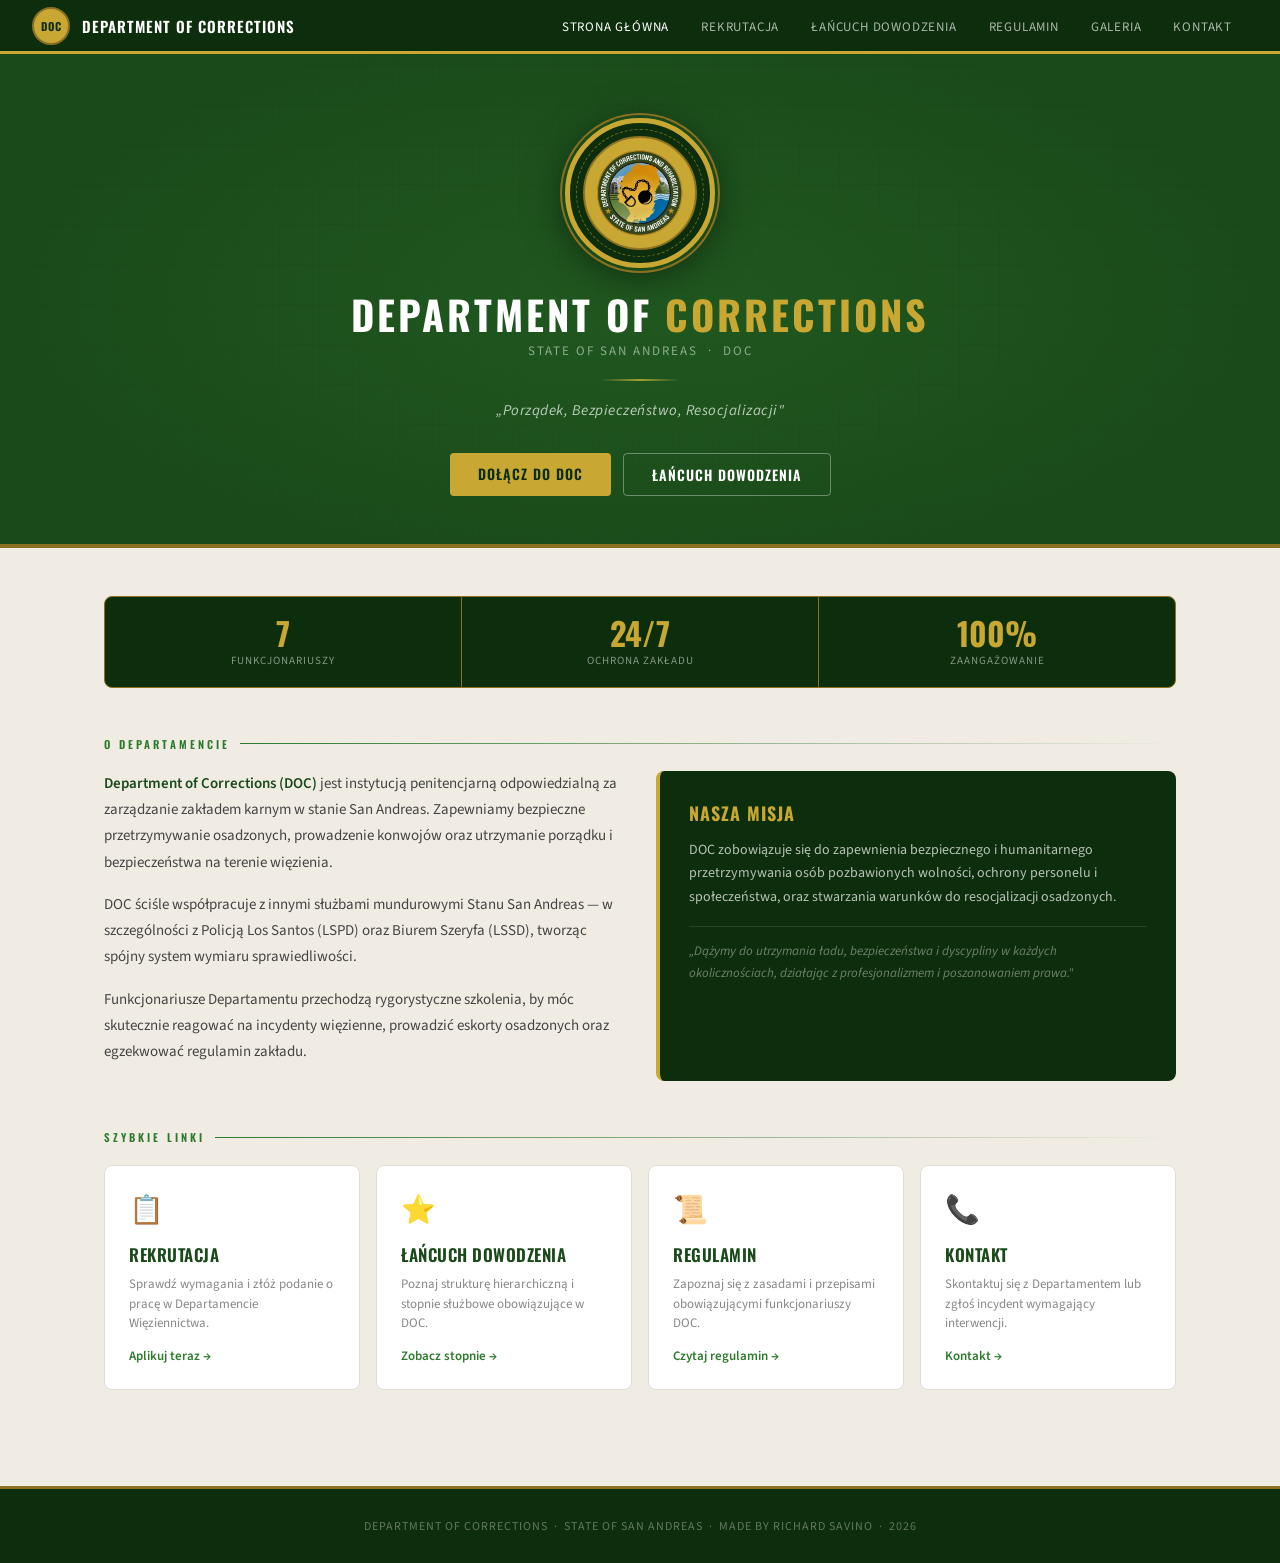
<file: index.html>
﻿<!DOCTYPE html>
<html lang="pl">
<head>
<meta charset="UTF-8">
<meta name="viewport" content="width=device-width, initial-scale=1.0">
<title>DOC – Strona Główna</title>
  <link rel="icon" sizes="32x32" href="src/Doc3.png">
<link href="https://fonts.googleapis.com/css2?family=Oswald:wght@400;500;600;700&family=Source+Sans+3:ital,wght@0,300;0,400;0,600;1,400&display=swap" rel="stylesheet">
<link rel="stylesheet" href="styles.css">
</head>
<body>

<nav class="topbar">
  <a class="topbar-brand" href="index.html">
    <div class="topbar-logo" title="Kliknij, aby dodać własne logo (PPM usuwa)">
  <span class="topbar-logo-text">DOC</span>
  <img class="topbar-logo-image" alt="Logo DOC">
</div>
    <div class="topbar-name">Department of Corrections</div>
  </a>
  <ul class="topbar-nav">
    <li><a href="index.html" class="active">Strona Główna</a></li>
    <li><a href="rekrutacja.html">Rekrutacja</a></li>
    <li><a href="lancuch-dowodzenia.html">Łańcuch Dowodzenia</a></li>
    <li><a href="regulamin.html">Regulamin</a></li>
    <li><a href="galeria.html">Galeria</a></li>
    <li><a href="kontakt.html">Kontakt</a></li>
  </ul>
</nav>

<div class="hero">
  <div class="hero-seal">
    <div class="hero-seal-ring"></div>
    <div class="hero-ring2"></div>
<div class="hero-seal-inner">
  <img src="src/Doc3.png" alt="Logo DOC" style="width:80%; height:80%; object-fit:contain;">
</div>
  </div>
  <h1>Department of <span>Corrections</span></h1>
  <div class="hero-sub">State of San Andreas &nbsp;·&nbsp; DOC</div>
  <div class="hero-divider"></div>
  <div class="hero-tagline">„Porządek, Bezpieczeństwo, Resocjalizacji"</div>
  <div class="hero-btns">
    <a href="rekrutacja.html" class="btn-primary">Dołącz do DOC</a>
    <a href="lancuch-dowodzenia.html" class="btn-outline">Łańcuch Dowodzenia</a>
  </div>
</div>

<div class="layout">

  <div class="stat-strip">
    <div class="stat-item">
      <div class="stat-num">7</div>
      <div class="stat-label">Funkcjonariuszy</div>
    </div>
    <div class="stat-item">
      <div class="stat-num">24/7</div>
      <div class="stat-label">Ochrona zakładu</div>
    </div>
    <div class="stat-item">
      <div class="stat-num">100%</div>
      <div class="stat-label">Zaangażowanie</div>
    </div>
  </div>

  <div class="sec-heading">O Departamencie</div>
  <div class="about-grid">
    <div class="about-text">
      <p><strong>Department of Corrections (DOC)</strong> jest instytucją penitencjarną odpowiedzialną za zarządzanie zakładem karnym w stanie San Andreas. Zapewniamy bezpieczne przetrzymywanie osadzonych, prowadzenie konwojów oraz utrzymanie porządku i bezpieczeństwa na terenie więzienia.</p>
      <p>DOC ściśle współpracuje z innymi służbami mundurowymi Stanu San Andreas — w szczególności z Policją Los Santos (LSPD) oraz Biurem Szeryfa (LSSD), tworząc spójny system wymiaru sprawiedliwości.</p>
      <p>Funkcjonariusze Departamentu przechodzą rygorystyczne szkolenia, by móc skutecznie reagować na incydenty więzienne, prowadzić eskorty osadzonych oraz egzekwować regulamin zakładu.</p>
    </div>
    <div class="mission-box">
      <h3>Nasza Misja</h3>
      <p>DOC zobowiązuje się do zapewnienia bezpiecznego i humanitarnego przetrzymywania osób pozbawionych wolności, ochrony personelu i społeczeństwa, oraz stwarzania warunków do resocjalizacji osadzonych.</p>
      <p class="quote">„Dążymy do utrzymania ładu, bezpieczeństwa i dyscypliny w każdych okolicznościach, działając z profesjonalizmem i poszanowaniem prawa."</p>
    </div>
  </div>

  <div class="sec-heading">Szybkie Linki</div>
  <div class="cards">
    <a href="rekrutacja.html" class="card">
      <div class="card-icon">📋</div>
      <h3>Rekrutacja</h3>
      <p>Sprawdź wymagania i złóż podanie o pracę w Departamencie Więziennictwa.</p>
      <div class="card-arrow">Aplikuj teraz →</div>
    </a>
    <a href="lancuch-dowodzenia.html" class="card">
      <div class="card-icon">⭐</div>
      <h3>Łańcuch Dowodzenia</h3>
      <p>Poznaj strukturę hierarchiczną i stopnie służbowe obowiązujące w DOC.</p>
      <div class="card-arrow">Zobacz stopnie →</div>
    </a>
    <a href="regulamin.html" class="card">
      <div class="card-icon">📜</div>
      <h3>Regulamin</h3>
      <p>Zapoznaj się z zasadami i przepisami obowiązującymi funkcjonariuszy DOC.</p>
      <div class="card-arrow">Czytaj regulamin →</div>
    </a>
    <a href="kontakt.html" class="card">
      <div class="card-icon">📞</div>
      <h3>Kontakt</h3>
      <p>Skontaktuj się z Departamentem lub zgłoś incydent wymagający interwencji.</p>
      <div class="card-arrow">Kontakt →</div>
    </a>
  </div>

</div>

<footer>
  <p>Department of Corrections &nbsp;·&nbsp; State of San Andreas &nbsp;·&nbsp; made by Richard Savino &nbsp;·&nbsp; 2026</p>
</footer>

<script>
</script>
</body>
</html>
</file>
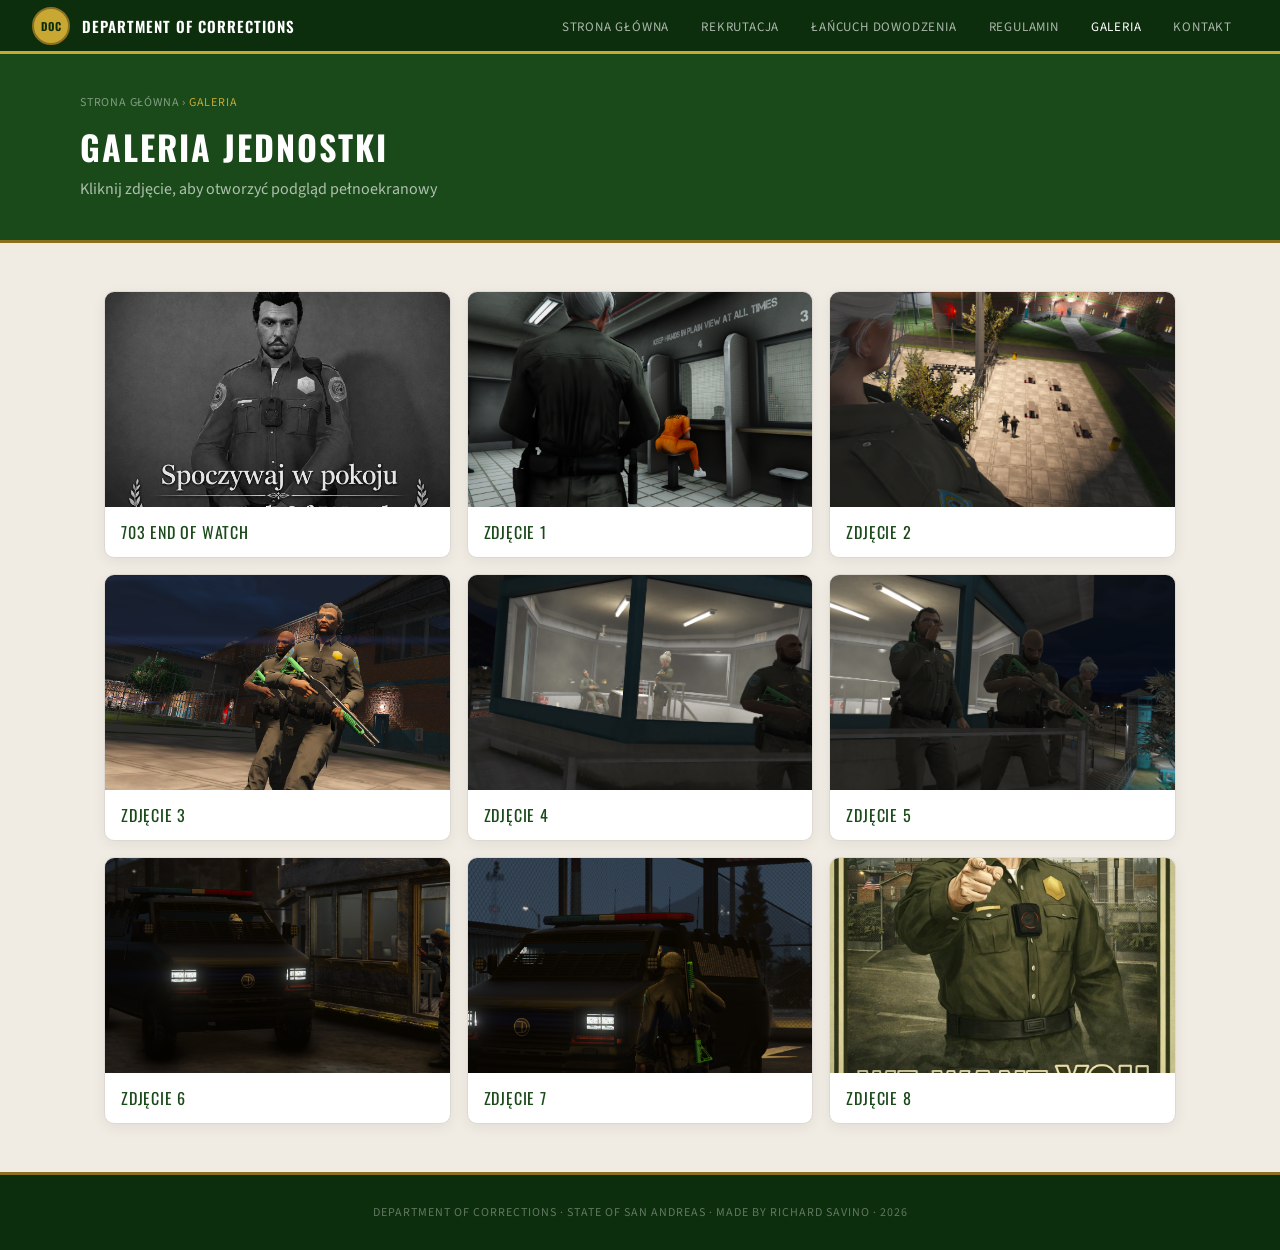
<file: galeria.html>
﻿<!DOCTYPE html>
<html lang="pl">
<head>
<meta charset="UTF-8">
<meta name="viewport" content="width=device-width, initial-scale=1.0">
<title>DOC - Galeria</title>
  <link rel="icon" sizes="32x32" href="src/Doc3.png">
<link href="https://fonts.googleapis.com/css2?family=Oswald:wght@400;500;600;700&family=Source+Sans+3:wght@300;400;600&display=swap" rel="stylesheet">
<link rel="stylesheet" href="styles.css">
</head>
<body>

<nav class="topbar">
  <a class="topbar-brand" href="index.html">
    <div class="topbar-logo" title="Kliknij, aby dodać własne logo (PPM usuwa)">
      <span class="topbar-logo-text">DOC</span>
      <img class="topbar-logo-image" alt="Logo DOC">
    </div>
    <div class="topbar-name">Department of Corrections</div>
  </a>
  <ul class="topbar-nav">
    <li><a href="index.html">Strona Główna</a></li>
    <li><a href="rekrutacja.html">Rekrutacja</a></li>
    <li><a href="lancuch-dowodzenia.html">Łańcuch Dowodzenia</a></li>
    <li><a href="regulamin.html">Regulamin</a></li>
    <li><a href="galeria.html" class="active">Galeria</a></li>
    <li><a href="kontakt.html">Kontakt</a></li>
  </ul>
</nav>

<div class="page-header">
  <div class="page-header-inner">
    <div class="breadcrumb"><a href="index.html">Strona Główna</a> &rsaquo; <span>Galeria</span></div>
    <h1>Galeria Jednostki</h1>
    <p class="sub">Kliknij zdjęcie, aby otworzyć podgląd pełnoekranowy</p>
  </div>
</div>

<main class="layout">
  <section class="gallery-grid">
    <article class="gallery-item"><img class="gallery-img" src="img/gallery-1.png" alt="Galeria DOC 1"><div class="gallery-title">703 End Of Watch</div></article>
    <article class="gallery-item"><img class="gallery-img" src="img/galeria-22.jpg" alt="Galeria DOC 2"><div class="gallery-title">Zdjęcie 1</div></article>
    <article class="gallery-item"><img class="gallery-img" src="img/galeria-3.jpg" alt="Galeria DOC 3"><div class="gallery-title">Zdjęcie 2</div></article>
    <article class="gallery-item"><img class="gallery-img" src="img/galeria-4.jpg" alt="Galeria DOC 4"><div class="gallery-title">Zdjęcie 3</div></article>
    <article class="gallery-item"><img class="gallery-img" src="img/galeria-5.jpg" alt="Galeria DOC 5"><div class="gallery-title">Zdjęcie 4</div></article>
    <article class="gallery-item"><img class="gallery-img" src="img/galeria-6.jpg" alt="Galeria DOC 6"><div class="gallery-title">Zdjęcie 5</div></article>
    <article class="gallery-item"><img class="gallery-img" src="img/galeria-7.jpg" alt="Galeria DOC 6"><div class="gallery-title">Zdjęcie 6</div></article>
    <article class="gallery-item"><img class="gallery-img" src="img/galeria-8.jpg" alt="Galeria DOC 6"><div class="gallery-title">Zdjęcie 7</div></article>
    <article class="gallery-item"><img class="gallery-img" src="img/gallery-6.jpg" alt="Galeria DOC 6"><div class="gallery-title">Zdjęcie 8</div></article>
  </section>
</main>

<div id="lightbox" class="lightbox" aria-hidden="true">
  <button class="lightbox-close" type="button" aria-label="Zamknij">×</button>
  <button class="lightbox-btn lightbox-prev" type="button" aria-label="Poprzednie">‹</button>
  <img id="lightboxImg" class="lightbox-img" alt="Podgląd zdjęcia">
  <button class="lightbox-btn lightbox-next" type="button" aria-label="Następne">›</button>
</div>

<footer>
  <p>Department of Corrections · State of San Andreas · made by Richard Savino · 2026</p>
</footer>

<script>

(function () {
  const images = Array.from(document.querySelectorAll('.gallery-img'));
  const lightbox = document.getElementById('lightbox');
  const lightboxImg = document.getElementById('lightboxImg');
  const btnPrev = document.querySelector('.lightbox-prev');
  const btnNext = document.querySelector('.lightbox-next');
  const btnClose = document.querySelector('.lightbox-close');
  if (!images.length || !lightbox || !lightboxImg) return;

  let current = 0;

  const open = (index) => {
    current = index;
    lightboxImg.src = images[current].src;
    lightbox.classList.add('open');
    lightbox.setAttribute('aria-hidden', 'false');
  };

  const close = () => {
    lightbox.classList.remove('open');
    lightbox.setAttribute('aria-hidden', 'true');
    lightboxImg.removeAttribute('src');
  };

  const prev = () => open((current - 1 + images.length) % images.length);
  const next = () => open((current + 1) % images.length);

  images.forEach((img, index) => img.addEventListener('click', () => open(index)));
  if (btnPrev) btnPrev.addEventListener('click', prev);
  if (btnNext) btnNext.addEventListener('click', next);
  if (btnClose) btnClose.addEventListener('click', close);

  lightbox.addEventListener('click', (event) => {
    if (event.target === lightbox) close();
  });

  document.addEventListener('keydown', (event) => {
    if (!lightbox.classList.contains('open')) return;
    if (event.key === 'Escape') close();
    if (event.key === 'ArrowLeft') prev();
    if (event.key === 'ArrowRight') next();
  });
})();
</script>

</body>
</html>
</file>
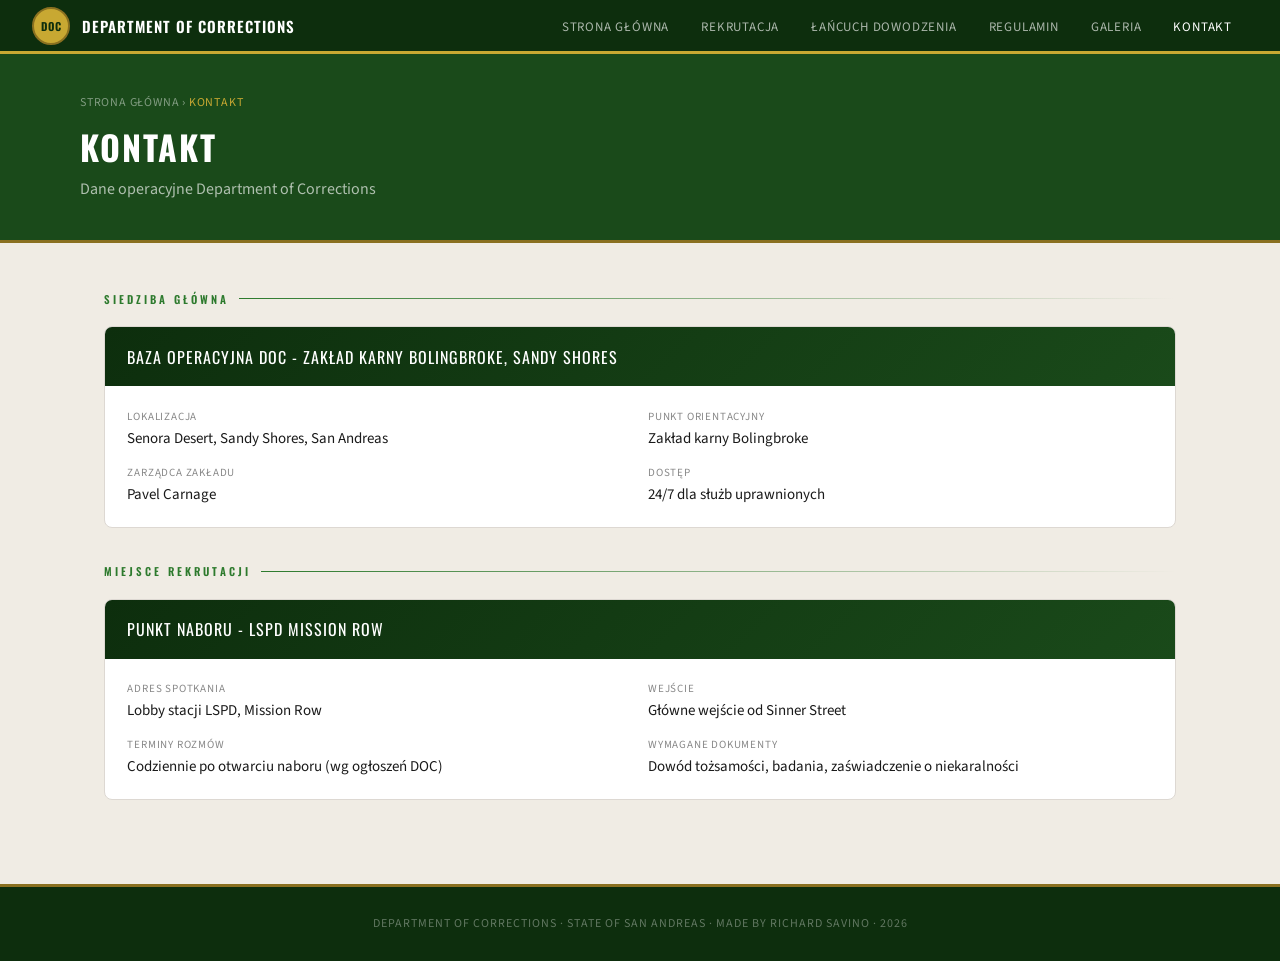
<file: kontakt.html>
﻿<!DOCTYPE html>
<html lang="pl">
<head>
<meta charset="UTF-8">
<meta name="viewport" content="width=device-width, initial-scale=1.0">
<title>DOC - Kontakt</title>
  <link rel="icon" sizes="32x32" href="src/Doc3.png">
<link href="https://fonts.googleapis.com/css2?family=Oswald:wght@400;500;600;700&family=Source+Sans+3:ital,wght@0,300;0,400;0,600;1,400&display=swap" rel="stylesheet">
<link rel="stylesheet" href="styles.css">
</head>
<body>

<nav class="topbar">
  <a class="topbar-brand" href="index.html">
    <div class="topbar-logo" title="Kliknij, aby dodać własne logo (PPM usuwa)">
      <span class="topbar-logo-text">DOC</span>
      <img class="topbar-logo-image" alt="Logo DOC">
    </div>
    <div class="topbar-name">Department of Corrections</div>
  </a>
  <ul class="topbar-nav">
    <li><a href="index.html">Strona Główna</a></li>
    <li><a href="rekrutacja.html">Rekrutacja</a></li>
    <li><a href="lancuch-dowodzenia.html">Łańcuch Dowodzenia</a></li>
    <li><a href="regulamin.html">Regulamin</a></li>
    <li><a href="galeria.html">Galeria</a></li>
    <li><a href="kontakt.html" class="active">Kontakt</a></li>
  </ul>
</nav>

<div class="page-header">
  <div class="page-header-inner">
    <div class="breadcrumb"><a href="index.html">Strona Główna</a> &rsaquo; <span>Kontakt</span></div>
    <h1>Kontakt</h1>
    <p class="sub">Dane operacyjne Department of Corrections</p>
  </div>
</div>

<div class="layout">
  <div class="sec-heading">Siedziba Główna</div>
  <div class="hq">
    <div class="hq-top">Baza operacyjna DOC - Zakład karny Bolingbroke, Sandy Shores</div>
    <div class="hq-grid">
      <div class="hq-item"><small>Lokalizacja</small><div>Senora Desert, Sandy Shores, San Andreas</div></div>
      <div class="hq-item"><small>Punkt orientacyjny</small><div>Zakład karny Bolingbroke</div></div>
      <div class="hq-item"><small>Zarządca zakładu</small><div>Pavel Carnage</div></div>
      <div class="hq-item"><small>Dostęp</small><div>24/7 dla służb uprawnionych</div></div>
    </div>
  </div>

  <div class="sec-heading">Miejsce Rekrutacji</div>
  <div class="hq">
    <div class="hq-top">Punkt naboru - LSPD Mission Row</div>
    <div class="hq-grid">
      <div class="hq-item"><small>Adres spotkania</small><div>Lobby stacji LSPD, Mission Row</div></div>
      <div class="hq-item"><small>Wejście</small><div>Główne wejście od Sinner Street</div></div>
      <div class="hq-item"><small>Terminy rozmów</small><div>Codziennie po otwarciu naboru (wg ogłoszeń DOC)</div></div>
      <div class="hq-item"><small>Wymagane dokumenty</small><div>Dowód tożsamości, badania, zaświadczenie o niekaralności</div></div>
    </div>
  </div>
</div>

<footer>
  <p>Department of Corrections · State of San Andreas · made by Richard Savino · 2026</p>
</footer>

<script>
(function () {
  const STORAGE_KEY = "docCustomLogo";
  const logos = document.querySelectorAll(".topbar-logo");
  if (!logos.length) return;

  const applyLogo = (src) => {
    logos.forEach((logo) => {
      const image = logo.querySelector(".topbar-logo-image");
      if (!image) return;

      if (src) {
        image.src = src;
        logo.classList.add("has-image");
      } else {
        image.removeAttribute("src");
        logo.classList.remove("has-image");
      }
    });
  };

  applyLogo(localStorage.getItem(STORAGE_KEY));

  logos.forEach((logo) => {
    logo.addEventListener("click", () => {
      const input = document.createElement("input");
      input.type = "file";
      input.accept = "image/*";
      input.style.display = "none";
      document.body.appendChild(input);

      input.addEventListener("change", () => {
        const file = input.files && input.files[0];
        if (!file) {
          input.remove();
          return;
        }

        const reader = new FileReader();
        reader.onload = () => {
          const result = typeof reader.result === "string" ? reader.result : "";
          if (result) {
            localStorage.setItem(STORAGE_KEY, result);
            applyLogo(result);
          }
          input.remove();
        };
        reader.readAsDataURL(file);
      });

      input.click();
    });

    logo.addEventListener("contextmenu", (event) => {
      event.preventDefault();
      localStorage.removeItem(STORAGE_KEY);
      applyLogo("");
    });
  });
})();
</script>

</body>
</html>
</file>
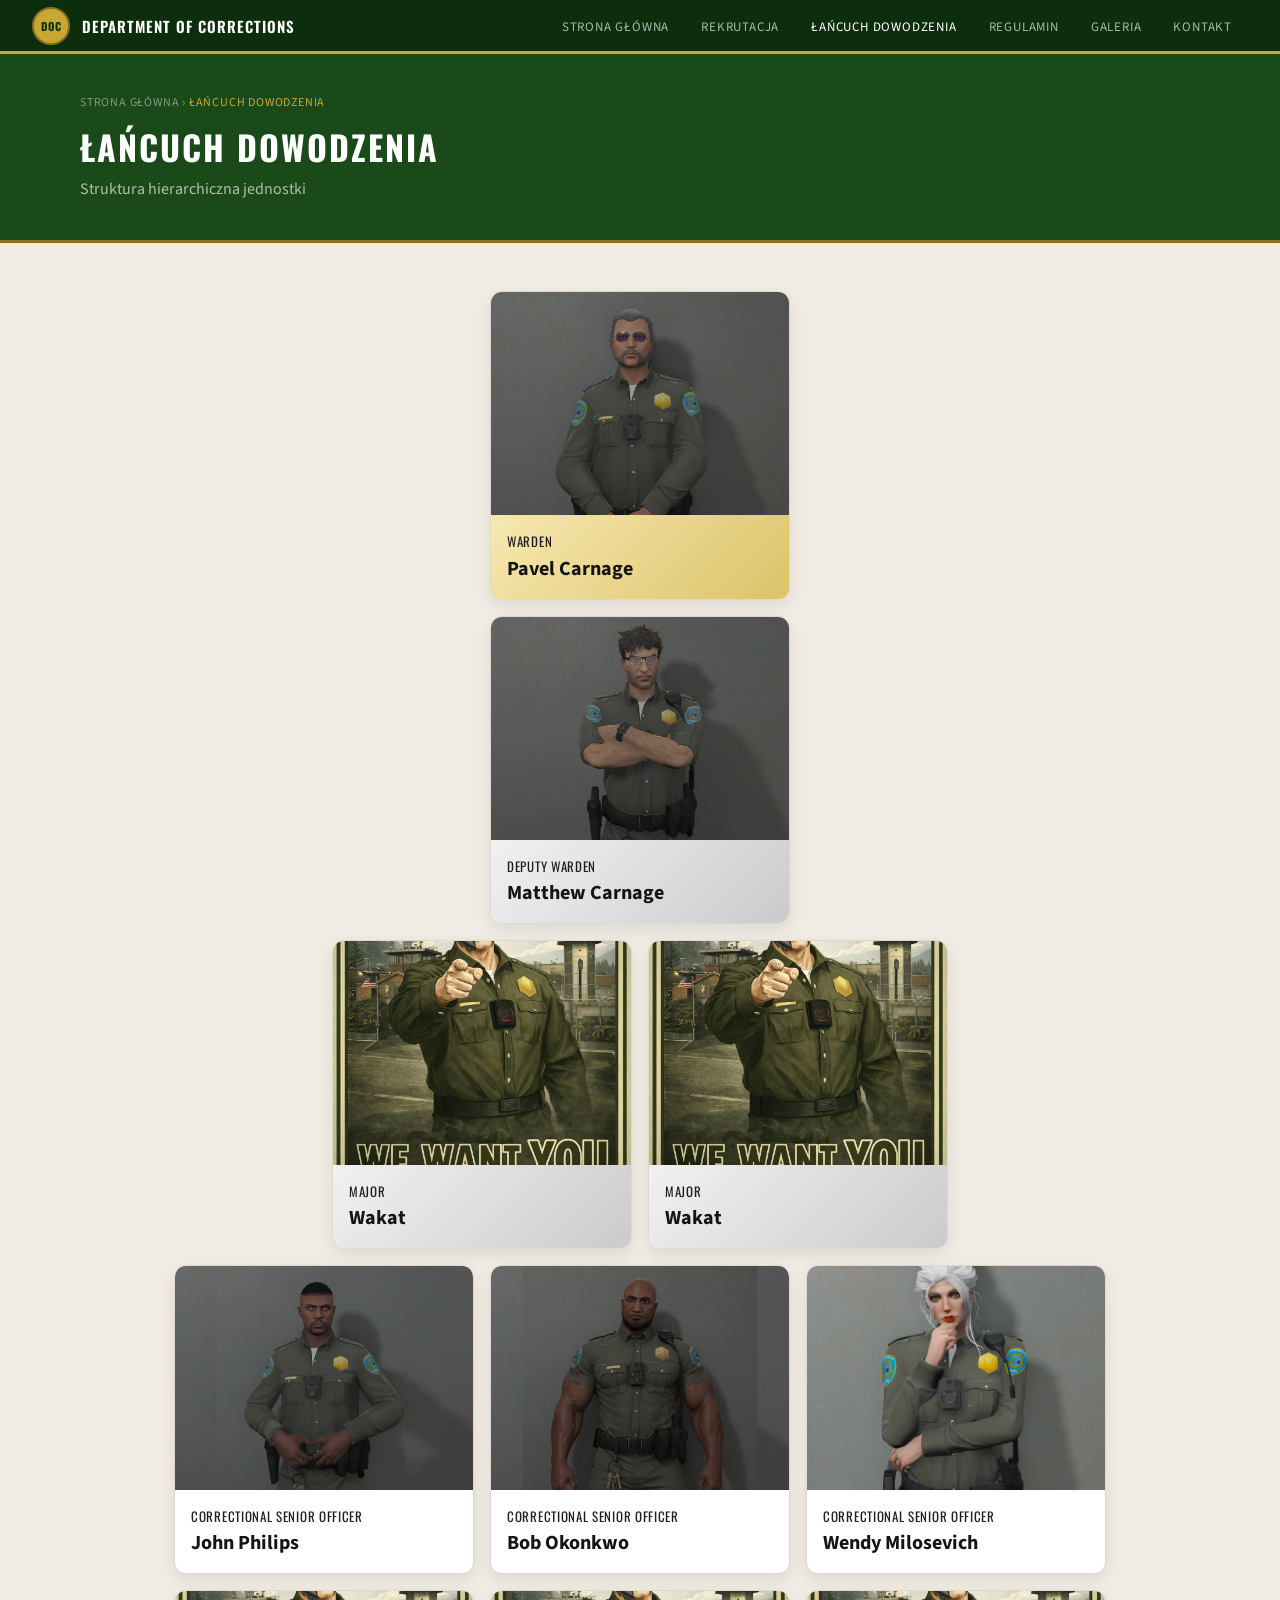
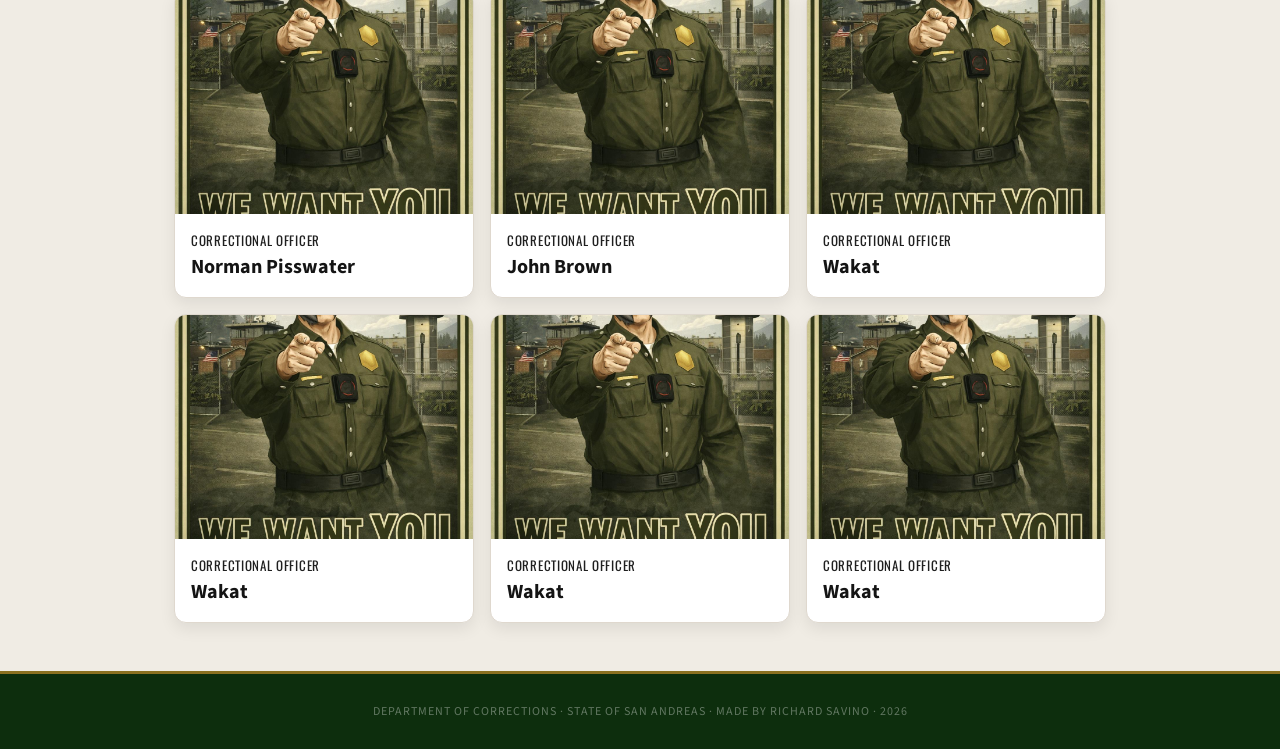
<file: lancuch-dowodzenia.html>
﻿<!DOCTYPE html>
<html lang="pl">
<head>
<meta charset="UTF-8">
<meta name="viewport" content="width=device-width, initial-scale=1.0">
<title>DOC - Łańcuch Dowodzenia</title>
  <link rel="icon" sizes="32x32" href="src/Doc3.png">
<link href="https://fonts.googleapis.com/css2?family=Oswald:wght@400;500;600;700&family=Source+Sans+3:wght@300;400;600&display=swap" rel="stylesheet">
<link rel="stylesheet" href="styles.css">
</head>
<body>

<nav class="topbar">
  <a class="topbar-brand" href="index.html">
    <div class="topbar-logo" title="Kliknij, aby dodać własne logo (PPM usuwa)">
      <span class="topbar-logo-text">DOC</span>
      <img class="topbar-logo-image" alt="Logo DOC">
    </div>
    <div class="topbar-name">Department of Corrections</div>
  </a>
  <ul class="topbar-nav">
    <li><a href="index.html">Strona Główna</a></li>
    <li><a href="rekrutacja.html">Rekrutacja</a></li>
    <li><a href="lancuch-dowodzenia.html" class="active">Łańcuch Dowodzenia</a></li>
    <li><a href="regulamin.html">Regulamin</a></li>
    <li><a href="galeria.html">Galeria</a></li>
    <li><a href="kontakt.html">Kontakt</a></li>
  </ul>
</nav>

<div class="page-header">
  <div class="page-header-inner">
    <div class="breadcrumb"><a href="index.html">Strona Główna</a> &rsaquo; <span>Łańcuch Dowodzenia</span></div>
    <h1>Łańcuch Dowodzenia</h1>
    <p class="sub">Struktura hierarchiczna jednostki</p>
  </div>
</div>
<main class="layout">
  <section class="pyramid">
    <div class="tier">
      <article class="staff-card chief">
        <img class="staff-photo" src="img/staff-chief.png" alt="Correctional Chief - Pavel Carnage">
        <div class="staff-body">
          <div class="staff-rank">Warden</div>
          <div class="staff-name">Pavel Carnage</div>
          </div>
        </div>
      </article>
    </div>
  <section class="pyramid">
    <div class="tier">
      <article class="staff-card commander">
         <img class="staff-photo" src="img/staff-commander2.png" alt="Correctional Commander - Mathew Carnage">
        <div class="staff-body">
          <div class="staff-rank">Deputy Warden</div>
          <div class="staff-name">Matthew Carnage</div>
        </div>
      </article>
    </div>
    
    <div class="tier">
      <article class="staff-card commander">
        <img class="staff-photo" src="img/staff-officer-vacancy.jpg" alt="Correctional Officer - Wakaty">
        <div class="staff-body">
          <div class="staff-rank">Major</div>
          <div class="staff-name">Wakat</div>
        </div>
      </article>
      <article class="staff-card commander">
        <img class="staff-photo" src="img/staff-officer-vacancy.jpg" alt="Correctional Officer - Wakaty">
        <div class="staff-body">
          <div class="staff-rank">Major</div>
          <div class="staff-name">Wakat</div>
        </div>
      </article>
    </div>
    
     <div class="tier">
      <article class="staff-card">
        <img class="staff-photo" src="img/staff-officer-john.png" alt="Correctional Officer - John Philips">
        <div class="staff-body">
          <div class="staff-rank">Correctional Senior Officer</div>
          <div class="staff-name">John Philips</div>
        </div>
      </article>
      <article class="staff-card">
        <img class="staff-photo" src="img/staff-officer-bob.png" alt="Correctional Officer - Bob Okonkwo">
        <div class="staff-body">
          <div class="staff-rank">Correctional Senior Officer</div>
          <div class="staff-name">Bob Okonkwo</div>
        </div>
      </article>
      <article class="staff-card">
      <img class="staff-photo" src="img/staff-officer-wendy.jpg" alt="Correctional Officer - Wendy Milosevich">
        <div class="staff-body">
          <div class="staff-rank">Correctional Senior Officer</div>
          <div class="staff-name">Wendy Milosevich</div>
        </div>
      </article>
    </div>
    
    <div class="tier">
      <article class="staff-card">
        <img class="staff-photo" src="img/staff-officer-vacancy.jpg" alt="Correctional Officer - Wakaty">
        <div class="staff-body">
        <div class="staff-rank">Correctional Officer</div>
          <div class="staff-name">Norman Pisswater</div>
        </div>
      </article>
      <article class="staff-card">
         <img class="staff-photo" src="img/staff-officer-vacancy.jpg" alt="Correctional Officer - Wakaty">
        <div class="staff-body">
        <div class="staff-rank">Correctional Officer</div>
          <div class="staff-name">John Brown</div>
        </div>
      </article>
      <article class="staff-card">
        <img class="staff-photo" src="img/staff-officer-vacancy.jpg" alt="Correctional Officer - Wakaty">
        <div class="staff-body">
        <div class="staff-rank">Correctional Officer</div>
          <div class="staff-name">Wakat</div>
        </div>
      </article>
    </div>

    <div class="tier">
      <article class="staff-card">
        <img class="staff-photo" src="img/staff-officer-vacancy.jpg" alt="Correctional Officer - Wakaty">
        <div class="staff-body">
          <div class="staff-rank">Correctional Officer</div>
          <div class="staff-name">Wakat</div>
        </div>
      </article>
      <article class="staff-card">
        <img class="staff-photo" src="img/staff-officer-vacancy.jpg" alt="Correctional Officer - Wakaty">
        <div class="staff-body">
          <div class="staff-rank">Correctional Officer</div>
          <div class="staff-name">Wakat</div>
        </div>
      </article>
       <article class="staff-card">
        <img class="staff-photo" src="img/staff-officer-vacancy.jpg" alt="Correctional Officer - Wakaty">
        <div class="staff-body">
          <div class="staff-rank">Correctional Officer</div>
          <div class="staff-name">Wakat</div>
        </div>
      </article>
    </div>
  </section>
</main>

<footer>
  <p>Department of Corrections · State of San Andreas · made by Richard Savino · 2026</p>
</footer>

<script>
(function () {
  const images = Array.from(document.querySelectorAll('.gallery-img'));
  const lightbox = document.getElementById('lightbox');
  const lightboxImg = document.getElementById('lightboxImg');
  const btnPrev = document.querySelector('.lightbox-prev');
  const btnNext = document.querySelector('.lightbox-next');
  const btnClose = document.querySelector('.lightbox-close');
  if (!images.length || !lightbox || !lightboxImg) return;

  let current = 0;

  const open = (index) => {
    current = index;
    lightboxImg.src = images[current].src;
    lightbox.classList.add('open');
    lightbox.setAttribute('aria-hidden', 'false');
  };

  const close = () => {
    lightbox.classList.remove('open');
    lightbox.setAttribute('aria-hidden', 'true');
    lightboxImg.removeAttribute('src');
  };

  const prev = () => open((current - 1 + images.length) % images.length);
  const next = () => open((current + 1) % images.length);

  images.forEach((img, index) => img.addEventListener('click', () => open(index)));
  if (btnPrev) btnPrev.addEventListener('click', prev);
  if (btnNext) btnNext.addEventListener('click', next);
  if (btnClose) btnClose.addEventListener('click', close);

  lightbox.addEventListener('click', (event) => {
    if (event.target === lightbox) close();
  });

  document.addEventListener('keydown', (event) => {
    if (!lightbox.classList.contains('open')) return;
    if (event.key === 'Escape') close();
    if (event.key === 'ArrowLeft') prev();
    if (event.key === 'ArrowRight') next();
  });
})();
</script>

</body>
</html>
</file>
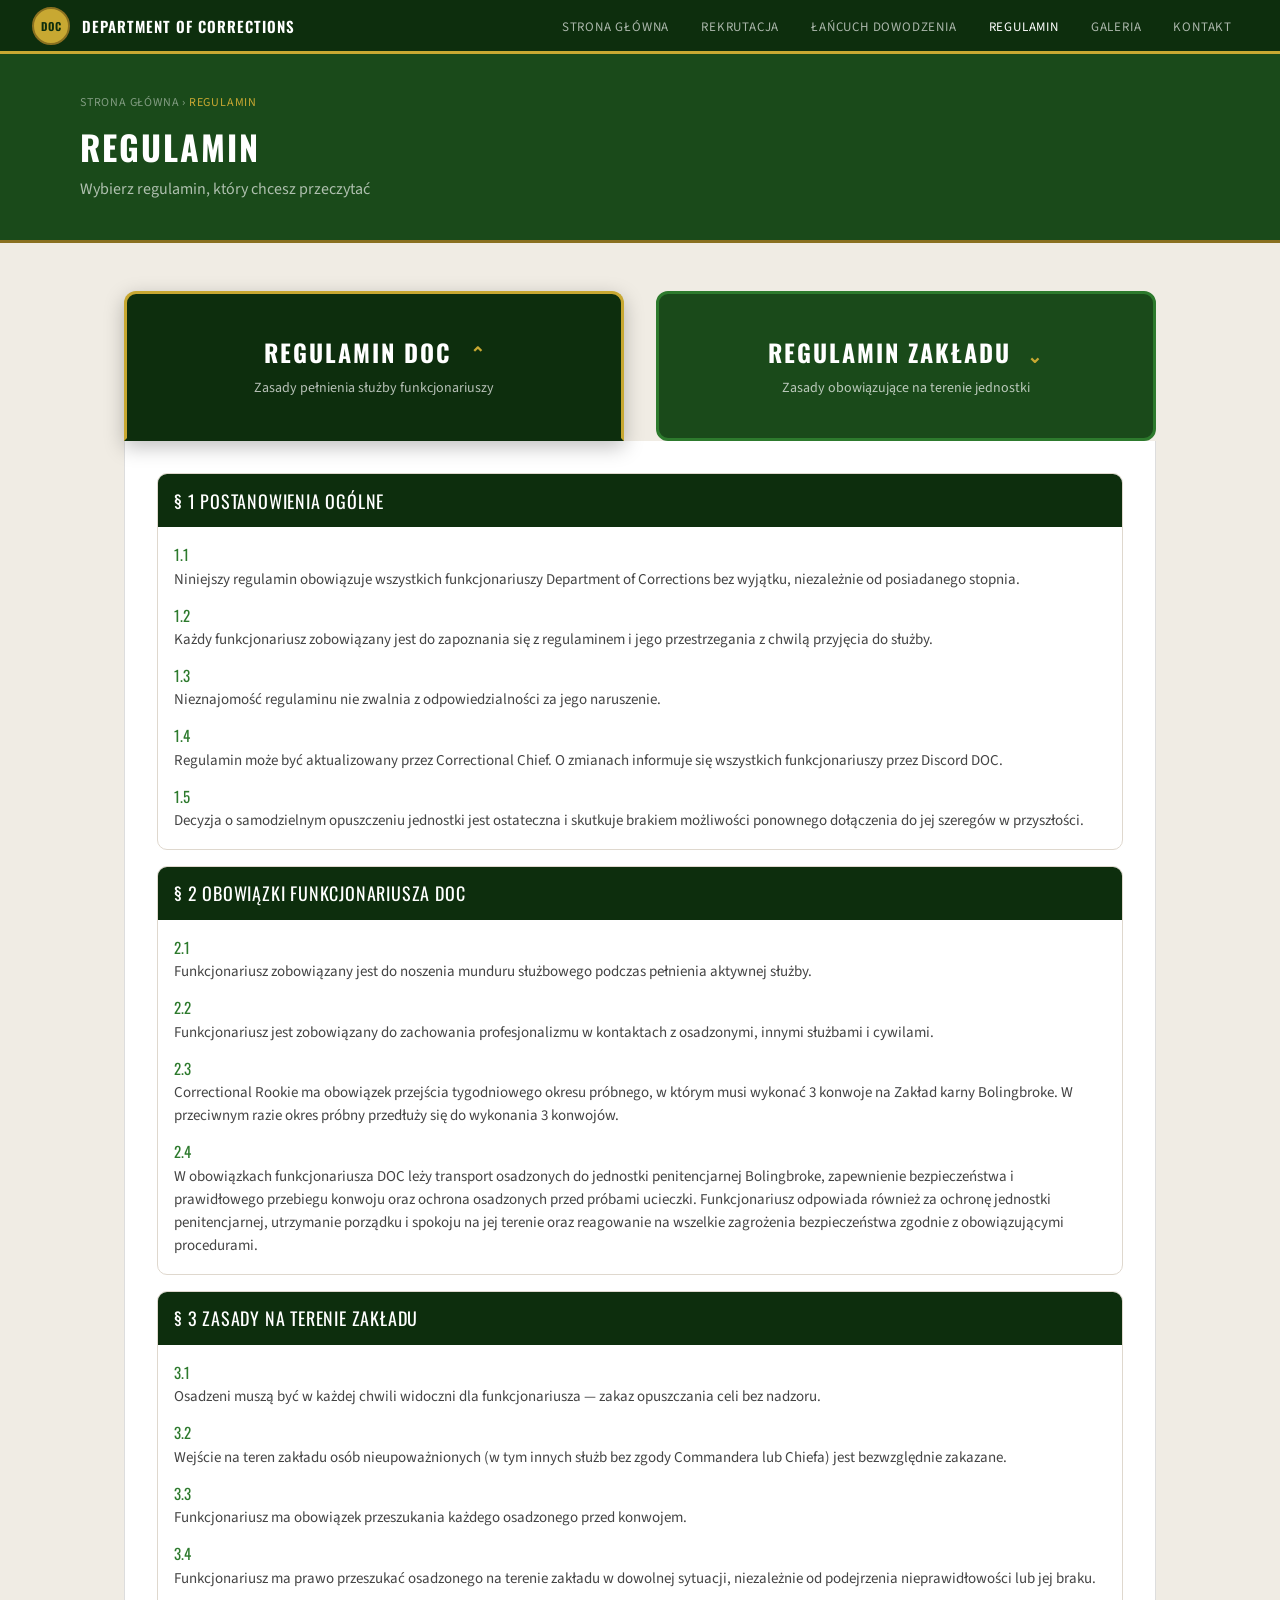
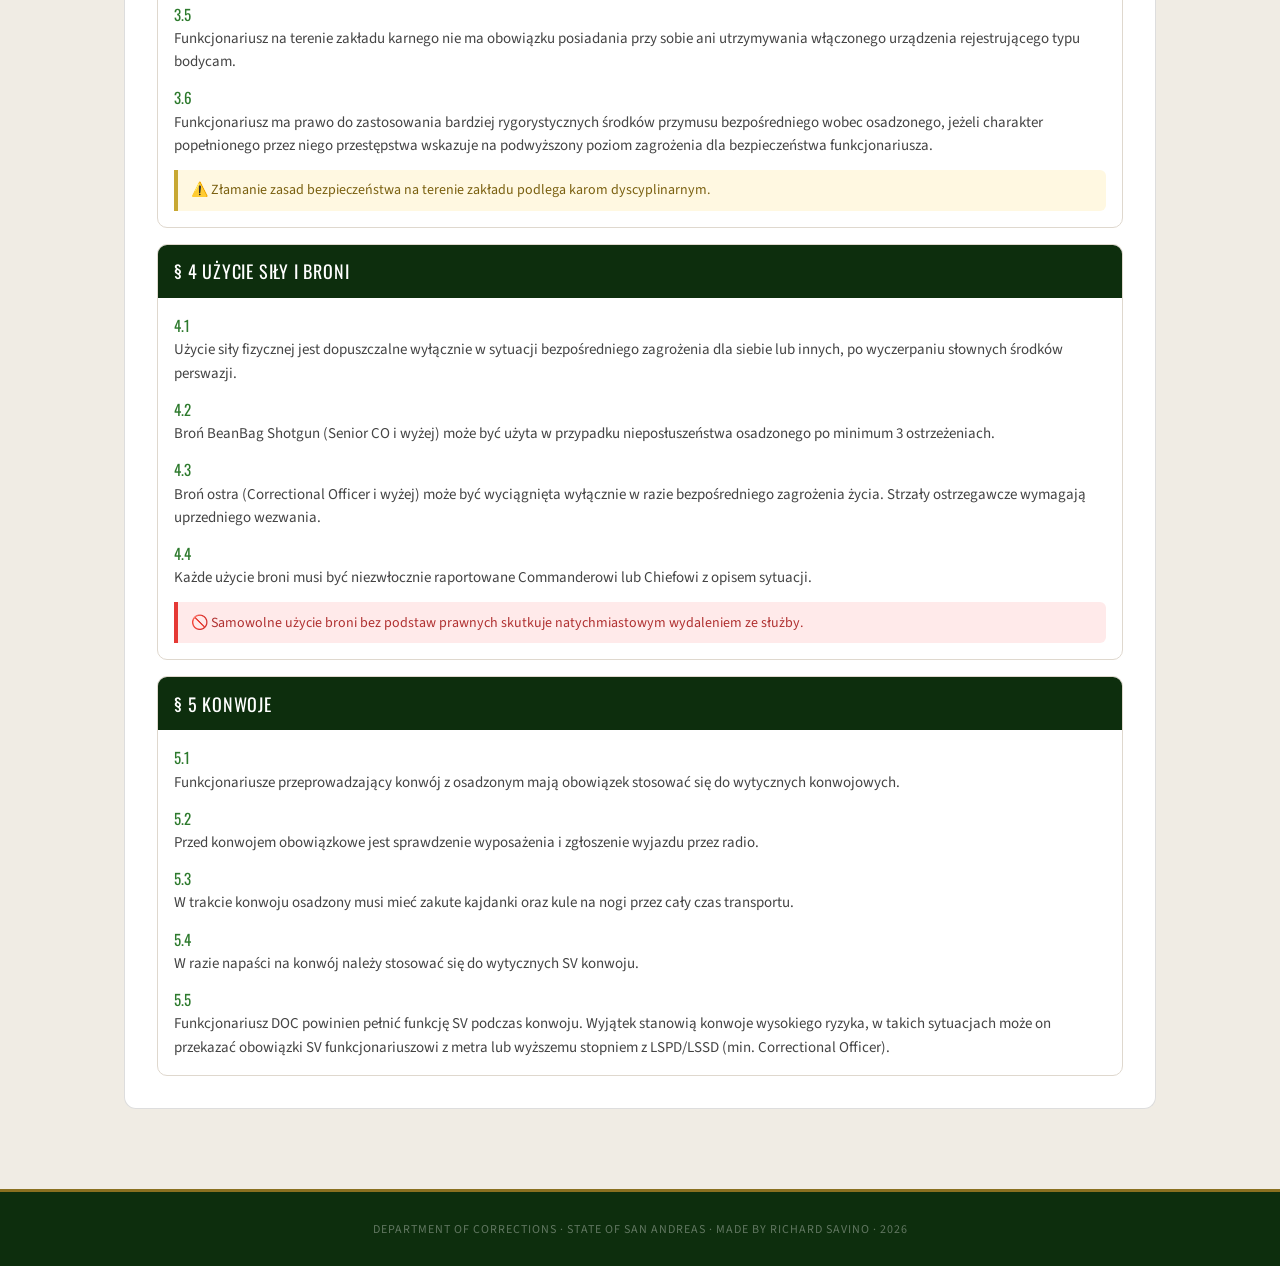
<file: regulamin.html>
<!DOCTYPE html>
<html lang="pl">
<head>
<meta charset="UTF-8">
<meta name="viewport" content="width=device-width, initial-scale=1.0">
<title>DOC - Regulamin</title>
<link rel="icon" sizes="32x32" href="src/Doc3.png">
<link href="https://fonts.googleapis.com/css2?family=Oswald:wght@400;500;600;700&family=Source+Sans+3:ital,wght@0,300;0,400;0,600;1,400&display=swap" rel="stylesheet">
<link rel="stylesheet" href="styles.css">
</head>
<body>

<nav class="topbar">
  <a class="topbar-brand" href="index.html">
    <div class="topbar-logo" title="Kliknij, aby dodać własne logo (PPM usuwa)">
      <span class="topbar-logo-text">DOC</span>
      <img class="topbar-logo-image" alt="Logo DOC">
    </div>
    <div class="topbar-name">Department of Corrections</div>
  </a>
  <ul class="topbar-nav">
    <li><a href="index.html">Strona Główna</a></li>
    <li><a href="rekrutacja.html">Rekrutacja</a></li>
    <li><a href="lancuch-dowodzenia.html">Łańcuch Dowodzenia</a></li>
    <li><a href="regulamin.html" class="active" >Regulamin</a></li>
    <li><a href="galeria.html" ">Galeria</a></li>
    <li><a href="kontakt.html">Kontakt</a></li>
  </ul>
</nav>

<div class="page-header">
  <div class="page-header-inner">
    <div class="breadcrumb"><a href="index.html">Strona Główna</a> &rsaquo;
    <span>Regulamin</span></div>
    <h1>Regulamin</h1>
    <p class="sub">Wybierz regulamin, który chcesz przeczytać</p>
  </div>
</div>

<div class="main-container">

  <div class="selector-row">
    <div class="selector-box active" id="btn-doc" onclick="togglePanel('doc')">
      <h2>Regulamin DOC <span class="arrow">&#8964;</span></h2>
      <p>Zasady pełnienia służby funkcjonariuszy</p>
    </div>
    <div class="selector-box" id="btn-zaklad" onclick="togglePanel('zaklad')">
      <h2>Regulamin Zakładu <span class="arrow">&#8964;</span></h2>
      <p>Zasady obowiązujące na terenie jednostki</p>
    </div>
  </div>

  <div class="expand-wrapper open" id="expand-doc">
    <div class="expand-inner">
   
      <article class="rule-section">
        <div class="rule-head">§ 1 Postanowienia Ogólne</div>
        <div class="rule-body">
          <div class="rule-item"><div class="rule-num">1.1</div><div class="rule-text">Niniejszy regulamin obowiązuje wszystkich funkcjonariuszy Department of Corrections bez wyjątku, niezależnie od posiadanego stopnia.</div></div>
          <div class="rule-item"><div class="rule-num">1.2</div><div class="rule-text">Każdy funkcjonariusz zobowiązany jest do zapoznania się z regulaminem i jego przestrzegania z chwilą przyjęcia do służby.</div></div>
          <div class="rule-item"><div class="rule-num">1.3</div><div class="rule-text">Nieznajomość regulaminu nie zwalnia z odpowiedzialności za jego naruszenie.</div></div>
          <div class="rule-item"><div class="rule-num">1.4</div><div class="rule-text">Regulamin może być aktualizowany przez Correctional Chief. O zmianach informuje się wszystkich funkcjonariuszy przez Discord DOC.</div></div>
          <div class="rule-item"><div class="rule-num">1.5</div><div class="rule-text">Decyzja o samodzielnym opuszczeniu jednostki jest ostateczna i skutkuje brakiem możliwości ponownego dołączenia do jej szeregów w przyszłości.</div></div>
        </div>
      </article>

      <article class="rule-section">
        <div class="rule-head">§ 2 Obowiązki Funkcjonariusza DOC</div>
        <div class="rule-body">
          <div class="rule-item"><div class="rule-num">2.1</div><div class="rule-text">Funkcjonariusz zobowiązany jest do noszenia munduru służbowego podczas pełnienia aktywnej służby.</div></div>
          <div class="rule-item"><div class="rule-num">2.2</div><div class="rule-text">Funkcjonariusz jest zobowiązany do zachowania profesjonalizmu w kontaktach z osadzonymi, innymi służbami i cywilami.</div></div>
          <div class="rule-item"><div class="rule-num">2.3</div><div class="rule-text">Correctional Rookie ma obowiązek przejścia tygodniowego okresu próbnego, w którym musi wykonać 3 konwoje na Zakład karny Bolingbroke. W przeciwnym razie okres próbny przedłuży się do wykonania 3 konwojów.</div></div>
          <div class="rule-item"><div class="rule-num">2.4</div><div class="rule-text">W obowiązkach funkcjonariusza DOC leży transport osadzonych do jednostki penitencjarnej Bolingbroke, zapewnienie bezpieczeństwa i prawidłowego przebiegu konwoju oraz ochrona osadzonych przed próbami ucieczki. Funkcjonariusz odpowiada również za ochronę jednostki penitencjarnej, utrzymanie porządku i spokoju na jej terenie oraz reagowanie na wszelkie zagrożenia bezpieczeństwa zgodnie z obowiązującymi procedurami.</div></div>
        </div>
      </article>

      <article class="rule-section">
        <div class="rule-head">§ 3 Zasady na Terenie Zakładu</div>
        <div class="rule-body">
          <div class="rule-item"><div class="rule-num">3.1</div><div class="rule-text">Osadzeni muszą być w każdej chwili widoczni dla funkcjonariusza — zakaz opuszczania celi bez nadzoru.</div></div>
          <div class="rule-item"><div class="rule-num">3.2</div><div class="rule-text">Wejście na teren zakładu osób nieupoważnionych (w tym innych służb bez zgody Commandera lub Chiefa) jest bezwzględnie zakazane.</div></div>
          <div class="rule-item"><div class="rule-num">3.3</div><div class="rule-text">Funkcjonariusz ma obowiązek przeszukania każdego osadzonego przed konwojem.</div></div>
          <div class="rule-item"><div class="rule-num">3.4</div><div class="rule-text">Funkcjonariusz ma prawo przeszukać osadzonego na terenie zakładu w dowolnej sytuacji, niezależnie od podejrzenia nieprawidłowości lub jej braku.</div></div>
          <div class="rule-item"><div class="rule-num">3.5</div><div class="rule-text">Funkcjonariusz na terenie zakładu karnego nie ma obowiązku posiadania przy sobie ani utrzymywania włączonego urządzenia rejestrującego typu bodycam.</div></div>
          <div class="rule-item"><div class="rule-num">3.6</div><div class="rule-text">Funkcjonariusz ma prawo do zastosowania bardziej rygorystycznych środków przymusu bezpośredniego wobec osadzonego, jeżeli charakter popełnionego przez niego przestępstwa wskazuje na podwyższony poziom zagrożenia dla bezpieczeństwa funkcjonariusza.</div></div>
          <div class="rule-warn">⚠️ Złamanie zasad bezpieczeństwa na terenie zakładu podlega karom dyscyplinarnym.</div>
        </div>
      </article>

      <article class="rule-section">
        <div class="rule-head">§ 4 Użycie Siły i Broni</div>
        <div class="rule-body">
          <div class="rule-item"><div class="rule-num">4.1</div><div class="rule-text">Użycie siły fizycznej jest dopuszczalne wyłącznie w sytuacji bezpośredniego zagrożenia dla siebie lub innych, po wyczerpaniu słownych środków perswazji.</div></div>
          <div class="rule-item"><div class="rule-num">4.2</div><div class="rule-text">Broń BeanBag Shotgun (Senior CO i wyżej) może być użyta w przypadku nieposłuszeństwa osadzonego po minimum 3 ostrzeżeniach.</div></div>
          <div class="rule-item"><div class="rule-num">4.3</div><div class="rule-text">Broń ostra (Correctional Officer i wyżej) może być wyciągnięta wyłącznie w razie bezpośredniego zagrożenia życia. Strzały ostrzegawcze wymagają uprzedniego wezwania.</div></div>
          <div class="rule-item"><div class="rule-num">4.4</div><div class="rule-text">Każde użycie broni musi być niezwłocznie raportowane Commanderowi lub Chiefowi z opisem sytuacji.</div></div>
          <div class="rule-danger">🚫 Samowolne użycie broni bez podstaw prawnych skutkuje natychmiastowym wydaleniem ze służby.</div>
        </div>
      </article>

      <article class="rule-section">
        <div class="rule-head">§ 5 Konwoje</div>
        <div class="rule-body">
          <div class="rule-item"><div class="rule-num">5.1</div><div class="rule-text">Funkcjonariusze przeprowadzający konwój z osadzonym mają obowiązek stosować się do wytycznych konwojowych.</div></div>
          <div class="rule-item"><div class="rule-num">5.2</div><div class="rule-text">Przed konwojem obowiązkowe jest sprawdzenie wyposażenia i zgłoszenie wyjazdu przez radio.</div></div>
          <div class="rule-item"><div class="rule-num">5.3</div><div class="rule-text">W trakcie konwoju osadzony musi mieć zakute kajdanki oraz kule na nogi przez cały czas transportu.</div></div>
          <div class="rule-item"><div class="rule-num">5.4</div><div class="rule-text">W razie napaści na konwój należy stosować się do wytycznych SV konwoju.</div></div>
          <div class="rule-item"><div class="rule-num">5.5</div><div class="rule-text">Funkcjonariusz DOC powinien pełnić funkcję SV podczas konwoju. Wyjątek stanowią konwoje wysokiego ryzyka, w takich sytuacjach może on przekazać obowiązki SV funkcjonariuszowi z metra lub wyższemu stopniem z LSPD/LSSD (min. Correctional Officer).</div></div>
        </div>
      </article>
    </div>
  </div>

  <div class="expand-wrapper" id="expand-zaklad">
    <div class="expand-inner">
      <article class="rule-section">
        <div class="rule-head">§1. Postanowienia Ogólne</div>
        <div class="rule-body">
          <div class="rule-item"><div class="rule-num">1.1</div><div class="rule-text">Zakład Karny Bolingbroke Penitentiary jest jednostką penitencjarną zarządzaną przez Department of Correction.</div></div>
          <div class="rule-item"><div class="rule-num">1.2</div><div class="rule-text">Teren zakładu uznawany jest za obiekt zamknięty o podwyższonym poziomie bezpieczeństwa.</div></div>
          <div class="rule-item"><div class="rule-num">1.3</div><div class="rule-text">Każda osoba znajdująca się na terenie jednostki zobowiązana jest do wykonywania poleceń funkcjonariuszy Department of Correction.</div></div>
          <div class="rule-item"><div class="rule-num">1.4</div><div class="rule-text">Funkcjonariusze DOC mają prawo do: kontroli osobistych, przeszukiwania pojazdów, kontroli przedmiotów wnoszonych na teren jednostki, zabezpieczania nielegalnych przedmiotów.</div></div>
          <div class="rule-item"><div class="rule-num">1.5</div><div class="rule-text">Na terenie zakładu obowiązuje całodobowy monitoring bezpieczeństwa.</div></div>
          <div class="rule-item"><div class="rule-num">1.6</div><div class="rule-text">Dowództwo DOC ma prawo do: ogłoszenia lockdownu, zamknięcia wybranych sektorów, ograniczenia widzeń, wprowadzenia dodatkowych środków bezpieczeństwa.</div></div>
          <div class="rule-item"><div class="rule-num">1.7</div><div class="rule-text">Zabrania się zakłócania pracy funkcjonariuszy DOC oraz utrudniania działań jednostki.</div></div>
          <div class="rule-item"><div class="rule-num">1.8</div><div class="rule-text">W przypadku zagrożenia bezpieczeństwa funkcjonariusze DOC mają prawo zastosować środki przymusu bezpośredniego.</div></div>
          <div class="rule-item"><div class="rule-num">1.9</div><div class="rule-text">Wszystkie sektory zakładu mogą zostać objęte kontrolą bezpieczeństwa bez wcześniejszego ostrzeżenia.</div></div>
          <div class="rule-item"><div class="rule-num">1.10</div><div class="rule-text">Teren zakładu karnego jest strefą kontrolowaną. Wejście na jego teren oznacza akceptację niniejszego regulaminu.</div></div>
        </div>
      </article>

      <article class="rule-section">
        <div class="rule-head">§2. Członkowie DOC</div>
        <div class="rule-body">
          <div class="rule-item"><div class="rule-num">2.1</div><div class="rule-text">Funkcjonariusze Department of Correction odpowiadają za: bezpieczeństwo zakładu, ochronę osadzonych, ochronę personelu, utrzymanie porządku i dyscypliny.</div></div>
          <div class="rule-item"><div class="rule-num">2.2</div><div class="rule-text">Funkcjonariusz DOC ma prawo wydawać polecenia każdej osobie znajdującej się na terenie jednostki.</div></div>
          <div class="rule-item"><div class="rule-num">2.3</div><div class="rule-text">Funkcjonariusz na terenie zakładu karnego nie ma obowiązku posiadania przy sobie ani utrzymywania włączonego urządzenia rejestrującego typu bodycam.</div></div>
          <div class="rule-item"><div class="rule-num">2.4</div><div class="rule-text">Funkcjonariusz DOC ma prawo do: zakładania kajdanek, użycia paralizatora, użycia gazu pieprzowego, stosowania siły fizycznej, użycia broni służbowej zgodnie z procedurami bezpieczeństwa.</div></div>
          <div class="rule-item"><div class="rule-num">2.5</div><div class="rule-text">Funkcjonariusz DOC ma prawo odmówić wejścia na teren jednostki dowolnej osobie uznanej za zagrożenie.</div></div>
          <div class="rule-item"><div class="rule-num">2.6</div><div class="rule-text">Funkcjonariusz ma prawo do zastosowania bardziej rygorystycznych środków przymusu bezpośredniego wobec osadzonego, jeżeli charakter popełnionego przez niego przestępstwa wskazuje na podwyższony poziom zagrożenia dla bezpieczeństwa funkcjonariusza.</div></div>
          <div class="rule-item"><div class="rule-num">2.7</div><div class="rule-text">Funkcjonariusz DOC zobowiązany jest do zachowania profesjonalizmu podczas pełnienia służby.</div></div>
          <div class="rule-item"><div class="rule-num">2.8</div><div class="rule-text">Funkcjonariusz DOC ma obowiązek reagowania na: bójki, akty agresji, próby przemytu, próby ucieczki, akty wandalizmu, zakłócanie porządku.</div></div>
          <div class="rule-item"><div class="rule-num">2.9</div><div class="rule-text">Po użyciu środków przymusu bezpośredniego funkcjonariusz DOC zobowiązany jest do sporządzenia raportu służbowego.</div></div>
          <div class="rule-item"><div class="rule-num">2.10</div><div class="rule-text">Funkcjonariusz DOC zobowiązany jest do zgłaszania wszelkich naruszeń bezpieczeństwa dowództwu jednostki.</div></div>
          <div class="rule-item"><div class="rule-num">2.11</div><div class="rule-text">Każdy funkcjonariusz DOC zobowiązany jest do utrzymywania gotowości operacyjnej podczas pełnienia służby.</div></div>
          <div class="rule-item"><div class="rule-num">2.12</div><div class="rule-text">Zabrania się funkcjonariuszom: przekazywania kontrabandy, ujawniania procedur bezpieczeństwa, współpracy z osadzonymi na szkodę jednostki, pozostawiania otwartych sektorów bez nadzoru.</div></div>
          <div class="rule-item"><div class="rule-num">2.13</div><div class="rule-text">Funkcjonariusz DOC ponosi odpowiedzialność za wyposażenie służbowe wydane podczas służby.</div></div>
        </div>
      </article>
 <article class="rule-section">
        <div class="rule-head">§3. Osadzeni</div>
        <div class="rule-body">
          <div class="rule-item"><div class="rule-num">3.1</div><div class="rule-text">Osadzony zobowiązany jest do wykonywania poleceń funkcjonariuszy DOC.</div></div>
          <div class="rule-item"><div class="rule-num">3.2</div><div class="rule-text">Osadzony zobowiązany jest do zachowania porządku w celi oraz sektorach wspólnych.</div></div>
          <div class="rule-item"><div class="rule-num">3.3</div><div class="rule-text">Każdy osadzony może zostać poddany: kontroli osobistej, kontroli celi, izolacji bezpieczeństwa, przeszukaniu rzeczy osobistych.</div></div>
          <div class="rule-item"><div class="rule-num">3.4</div><div class="rule-text">Zabrania się posiadania wszelkiego rodzaju broni, elektroniki używek i innych przedmiotów nielegalnych określonych w prawie stanowym.</div></div>
          <div class="rule-item"><div class="rule-num">3.5</div><div class="rule-text">Zabrania się: wszczynania bójek, prowokowania funkcjonariuszy, niszczenia mienia, zakłócania ciszy nocnej, organizowania buntów, utrudniania działań DOC.</div></div>
          <div class="rule-item"><div class="rule-num">3.6</div><div class="rule-text">Próba ucieczki skutkuje natychmiastową reakcją funkcjonariuszy DOC oraz możliwością użycia środków przymusu bezpośredniego lub/i przedłużenia wyroku.</div></div>
          <div class="rule-item"><div class="rule-num">3.7</div><div class="rule-text">Osadzony może zostać umieszczony w celi izolacyjnej za: agresywne zachowanie, niepodporządkowanie się poleceniom, zagrożenie dla bezpieczeństwa jednostki.</div></div>
          <div class="rule-item"><div class="rule-num">3.8</div><div class="rule-text">Zabrania się komunikacji z osobami spoza jednostki bez zgody DOC.</div></div>
          <div class="rule-item"><div class="rule-num">3.9</div><div class="rule-text">Funkcjonariusz DOC ma prawo odebrać osadzonemu każdy przedmiot uznany za zagrożenie.</div></div>
        </div>
      </article>

      <article class="rule-section">
        <div class="rule-head">§4.Zasady Widzeń</div>
        <div class="rule-body">
          <div class="rule-item"><div class="rule-num">4.1</div><div class="rule-text">Każde widzenie odbywa się wyłącznie w obecności funkcjonariusza Department of Correction.</div></div>
          <div class="rule-item"><div class="rule-num">4.2</div><div class="rule-text">Funkcjonariusz DOC ma prawo zakończyć widzenie w dowolnym momencie z przyczyn bezpieczeństwa.</div></div>
          <div class="rule-item"><div class="rule-num">4.3</div><div class="rule-text">Osoba odwiedzająca zobowiązana jest do podporządkowania się poleceniom funkcjonariuszy DOC.</div></div>
          <div class="rule-item"><div class="rule-num">4.4</div><div class="rule-text">Widzenia mogą zostać czasowo ograniczone podczas lockdownu lub zagrożenia bezpieczeństwa.</div></div>
          <div class="rule-item"><div class="rule-num">4.5</div><div class="rule-text">Punkty 3.4 odnosi się również dla osób odwiedzających.</div></div>
          <div class="rule-item"><div class="rule-num">4.6</div><div class="rule-text">Funkcjonariusz DOC ma prawo zakończyć widzenie bez podania konkretnego powodu</div></div>
        </div>
      </article>

      <article class="rule-section">
        <div class="rule-head">§5. Funkcjonariusze Publiczni oraz Jednostki Zewnętrzne</div>
        <div class="rule-body">
          <div class="rule-item"><div class="rule-num">5.1</div><div class="rule-text">Funkcjonariusze jednostek zewnętrznych zobowiązani są do stosowania się do poleceń funkcjonariuszy DOC.</div></div>
          <div class="rule-item"><div class="rule-num">5.2</div><div class="rule-text">Wejście do sektorów zabezpieczonych wymaga zgody dowództwa DOC.</div></div>
          <div class="rule-item"><div class="rule-num">5.3</div><div class="rule-text">Zabrania się samowolnego poruszania po zakładzie bez eskorty funkcjonariusza DOC.</div></div>
          <div class="rule-item"><div class="rule-num">5.4</div><div class="rule-text">Funkcjonariusz DOC ma prawo odmówić dostępu do wybranych sektorów z przyczyn bezpieczeństwa.</div></div>
        </div>
      </article>
    
    </div>
  </div>

</div>

<footer>
  <p>Department of Corrections · State of San Andreas · made by Richard Savino · 2026</p>
</footer>

<script>
  let activePanel = 'doc';

  function togglePanel(type) {
    const expand = document.getElementById('expand-' + type);
    const btn    = document.getElementById('btn-' + type);

    if (activePanel === type) {
      expand.classList.remove('open');
      btn.classList.remove('active');
      activePanel = null;
      return;
    }

    if (activePanel) {
      document.getElementById('expand-' + activePanel).classList.remove('open');
      document.getElementById('btn-' + activePanel).classList.remove('active');
    }

    expand.classList.add('open');
    btn.classList.add('active');
    activePanel = type;
    setTimeout(() => {
      btn.scrollIntoView({ behavior: 'smooth', block: 'start' });
    }, 50);
  }
</script>

</body>
</html>
</file>
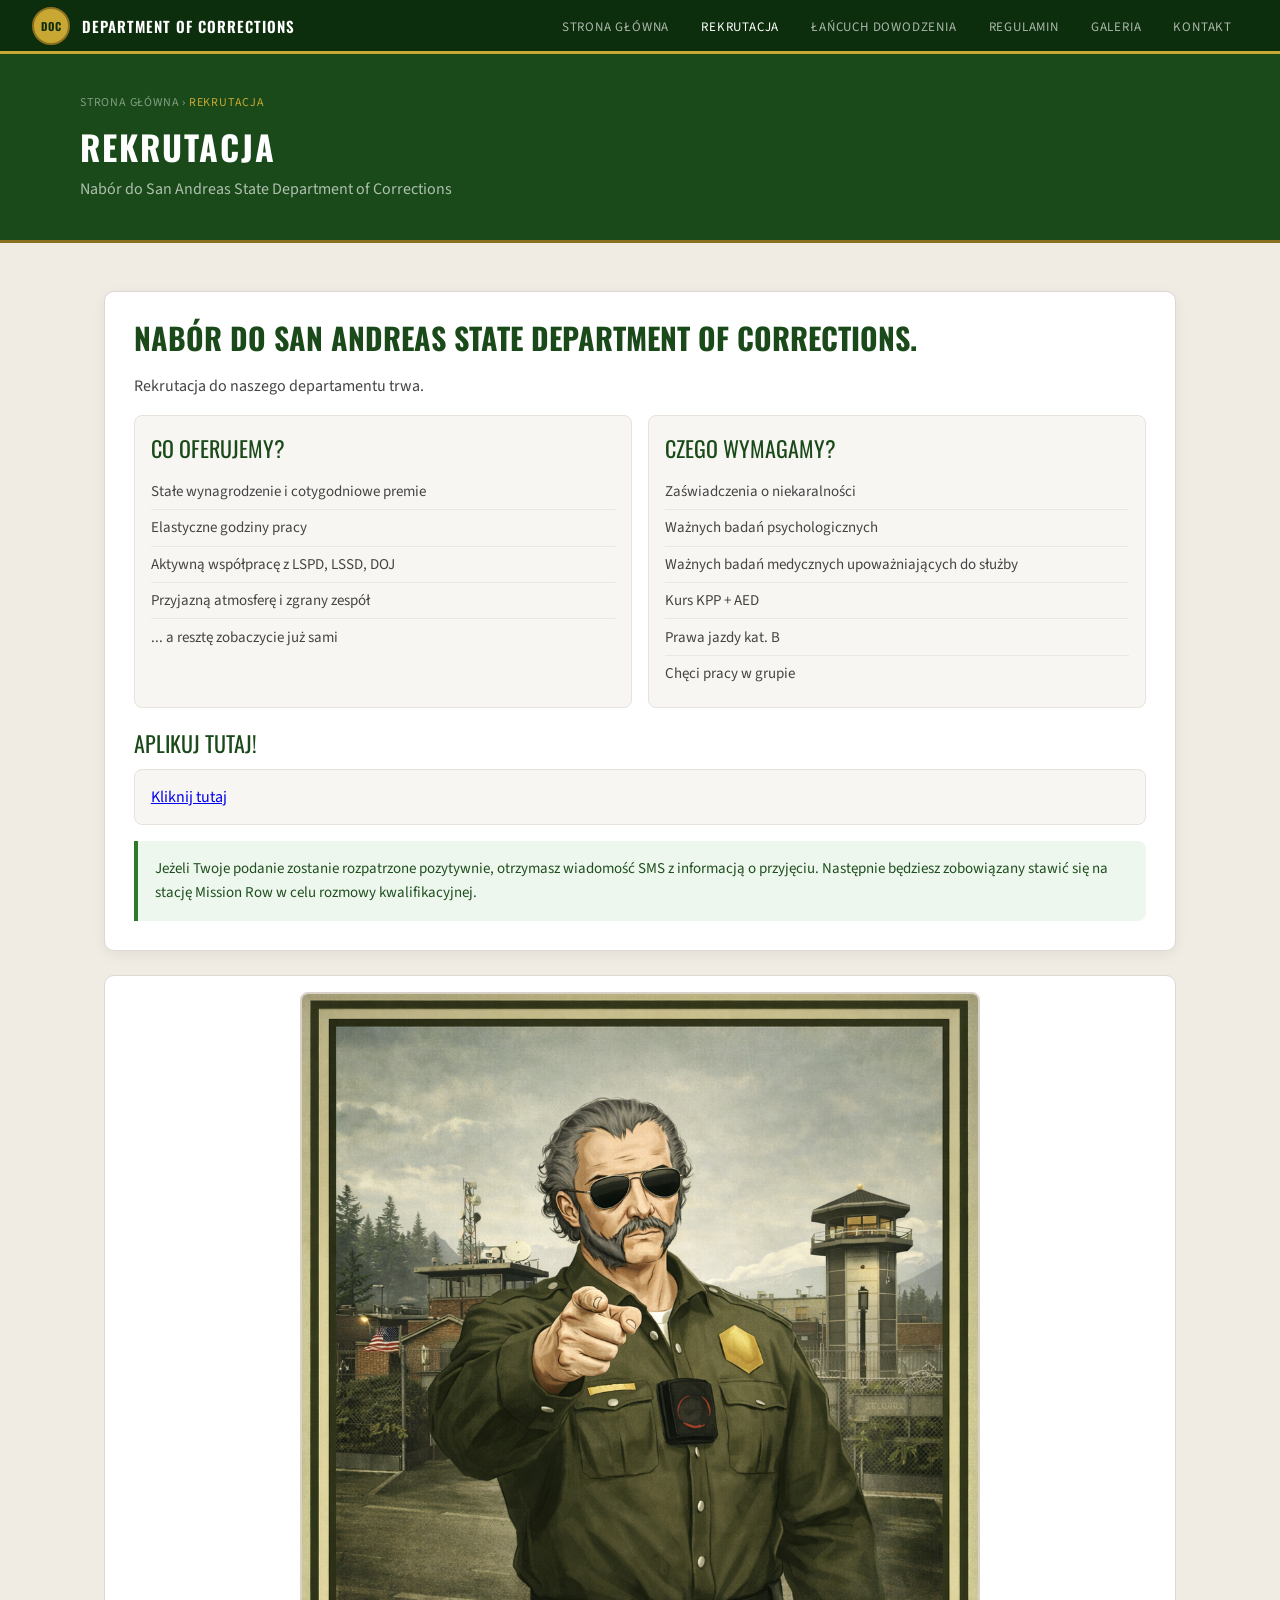
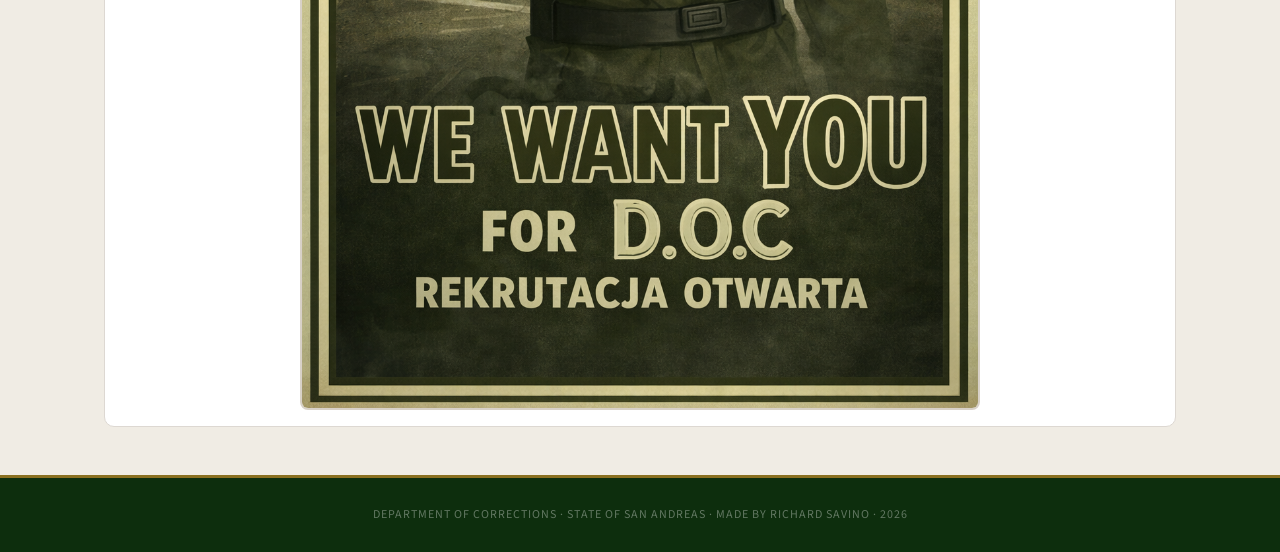
<file: rekrutacja.html>
﻿<!DOCTYPE html>
<html lang="pl">
<head>
<meta charset="UTF-8">
<meta name="viewport" content="width=device-width, initial-scale=1.0">
<title>DOC - Rekrutacja</title>
  <link rel="icon" sizes="32x32" href="src/Doc3.png">
<link href="https://fonts.googleapis.com/css2?family=Oswald:wght@400;500;600;700&family=Source+Sans+3:ital,wght@0,300;0,400;0,600;1,400&display=swap" rel="stylesheet">
<link rel="stylesheet" href="styles.css">
</head>
<body>

<nav class="topbar">
  <a class="topbar-brand" href="index.html">
    <div class="topbar-logo" title="Kliknij, aby dodać własne logo (PPM usuwa)">
      <span class="topbar-logo-text">DOC</span>
      <img class="topbar-logo-image" alt="Logo DOC">
    </div>
    <div class="topbar-name">Department of Corrections</div>
  </a>
  <ul class="topbar-nav">
    <li><a href="index.html">Strona Główna</a></li>
    <li><a href="rekrutacja.html" class="active">Rekrutacja</a></li>
    <li><a href="lancuch-dowodzenia.html">Łańcuch Dowodzenia</a></li>
    <li><a href="regulamin.html">Regulamin</a></li>
    <li><a href="galeria.html">Galeria</a></li>
    <li><a href="kontakt.html">Kontakt</a></li>
  </ul>
</nav>

<div class="page-header">
  <div class="page-header-inner">
    <div class="breadcrumb"><a href="index.html">Strona Główna</a> &rsaquo; <span>Rekrutacja</span></div>
    <h1>Rekrutacja</h1>
    <p class="sub">Nabór do San Andreas State Department of Corrections</p>
  </div>
</div>

<div class="layout">
  <div class="poster-text">
    <h2>NABÓR DO SAN ANDREAS STATE DEPARTMENT OF CORRECTIONS.</h2>
    <p>Rekrutacja do naszego departamentu trwa.</p>

    
    <div class="list-box">
      <div class="list-card">
        <div class="sec-title" style="margin-top:0;">Co oferujemy?</div>
        <ul>
          <li>Stałe wynagrodzenie i cotygodniowe premie</li>
          <li>Elastyczne godziny pracy</li>
          <li>Aktywną współpracę z LSPD, LSSD, DOJ</li>
          <li>Przyjazną atmosferę i zgrany zespół</li>
          <li>... a resztę zobaczycie już sami</li>
        </ul>
      </div>
      <div class="list-card">
        <div class="sec-title" style="margin-top:0;">Czego wymagamy?</div>
        <ul>
          <li>Zaświadczenia o niekaralności</li>
          <li>Ważnych badań psychologicznych</li>
          <li>Ważnych badań medycznych upoważniających do służby</li>
          <li>Kurs KPP + AED</li>
          <li>Prawa jazdy kat. B</li>
          <li>Chęci pracy w grupie</li>
        </ul>
      </div>
    </div>

    <div class="sec-title">Aplikuj tutaj!</div>
    <div class="list-card" style="margin-bottom:1rem;">
      <ul>
        <a href="https://docs.google.com/forms/d/e/1FAIpQLSdVhlnqUUPZdMeKemOA8VkWjJynf0JFyMgTt64QQ_kjGHSYAA/viewform?usp=header" target="_blank">Kliknij tutaj</a>
      </ul>
    </div>

    <div class="note">
     Jeżeli Twoje podanie zostanie rozpatrzone pozytywnie, otrzymasz wiadomość SMS z informacją o przyjęciu. 
    Następnie będziesz zobowiązany stawić się na stację Mission Row w celu rozmowy kwalifikacyjnej.
    </div>
  </div>

  <div class="poster-image-wrap">
    <img class="poster-image" src="assets/we-want-you-to-doc.png" alt="We want you for D.O.C - Rekrutacja otwarta">
  </div>
</div>

<footer>
  <p>Department of Corrections · State of San Andreas · made by Richard Savino · 2026</p>
</footer>

<script>

</script>

</body>
</html>
</file>
<file: styles.css>
:root {
  --g-darkest: #0d2e0d;
  --g-dark: #1a4a1a;
  --g-mid: #2d7a2d;
  --g-light: #4a9a4a;
  --g-pale: #e8f5e8;
  --gold: #c8a832;
  --gold-light: #e8c84a;
  --gold-dark: #8a7020;
  --cream: #f5f0e8;
  --bg: #f0ece4;
  --text: #1a1a1a;
  --text-mid: #444;
  --text-light: #888;
  --white: #fff;
}

* { margin:0; padding:0; box-sizing:border-box; }

body {
  font-family: 'Source Sans 3', sans-serif;
  background: var(--bg);
  color: var(--text);
  display: flex;
  flex-direction: column;
  min-height: 100vh;
}

/* TOPBAR */
.topbar {
  background: var(--g-darkest);
  border-bottom: 3px solid var(--gold);
  padding: 0 2rem;
  display: flex;
  align-items: center;
  justify-content: space-between;
  height: 54px;
  position: sticky;
  top: 0;
  z-index: 100;
}

.topbar-brand {
  display: flex;
  align-items: center;
  gap: 12px;
  text-decoration: none;
}

.topbar-logo {
  width: 38px;
  height: 38px;
  border-radius: 50%;
  background: var(--gold);
  display: flex;
  align-items: center;
  justify-content: center;
  font-family: 'Oswald', sans-serif;
  font-size: 11px;
  font-weight: 700;
  color: var(--g-darkest);
  letter-spacing: 1px;
  border: 2px solid var(--gold-dark);
  flex-shrink: 0;
  position: relative;
  overflow: hidden;
  cursor: pointer;
}

.topbar-logo-image {
  width: 100%;
  height: 100%;
  object-fit: cover;
  display: none;
}

.topbar-logo.has-image .topbar-logo-image { display: block; }
.topbar-logo.has-image .topbar-logo-text { display: none; }

.topbar-name {
  font-family: 'Oswald', sans-serif;
  font-size: 15px;
  font-weight: 600;
  color: #fff;
  letter-spacing: 1px;
  text-transform: uppercase;
}

.topbar-nav {
  display: flex;
  list-style: none;
}

.topbar-nav a {
  display: block;
  padding: 0 1rem;
  height: 54px;
  line-height: 54px;
  color: rgba(255, 255, 255, .65);
  text-decoration: none;
  font-size: 13px;
  font-weight: 400;
  text-transform: uppercase;
  letter-spacing: .8px;
  border-bottom: 3px solid transparent;
  margin-bottom: -3px;
  transition: color .2s, border-color .2s;
}

.topbar-nav a:hover, .topbar-nav a.active {
  color: #fff;
  border-bottom-color: var(--gold);
}

/* PAGE HEADER (Subpages) */
.page-header {
  background: var(--g-dark);
  padding: 2.5rem 2rem;
  border-bottom: 3px solid var(--gold-dark);
}

.page-header-inner {
  max-width: 1120px;
  margin: 0 auto;
}

.breadcrumb {
  font-size: 12px;
  color: rgba(255, 255, 255, .5);
  text-transform: uppercase;
  letter-spacing: .8px;
  margin-bottom: .6rem;
}

.breadcrumb a {
  color: rgba(255, 255, 255, .45);
  text-decoration: none;
}

.breadcrumb span { color: var(--gold); }

h1 {
  font-family: 'Oswald', sans-serif;
  font-size: 34px;
  color: #fff;
  text-transform: uppercase;
  letter-spacing: 2px;
}

.sub {
  color: rgba(255, 255, 255, .65);
  margin-top: .4rem;
}

/* LAYOUT */
.layout {
  max-width: 1120px;
  margin: 0 auto;
  padding: 3rem 1.5rem;
  width: 100%;
}

/* HERO (index.html) */
.hero {
  background: var(--g-dark);
  background-image: repeating-linear-gradient(0deg, transparent, transparent 39px, rgba(0, 0, 0, .07) 40px), repeating-linear-gradient(90deg, transparent, transparent 39px, rgba(0, 0, 0, .07) 40px);
  padding: 4rem 2rem 3rem;
  text-align: center;
  position: relative;
  overflow: hidden;
  border-bottom: 4px solid var(--gold-dark);
}

.hero::before {
  content: '';
  position: absolute;
  inset: 0;
  background: radial-gradient(ellipse 70% 80% at 50% 50%, rgba(45, 122, 45, .3) 0%, transparent 70%);
  pointer-events: none;
}

.hero-seal {
  width: 150px;
  height: 150px;
  border-radius: 50%;
  background: var(--g-darkest);
  border: 5px solid var(--gold);
  box-shadow: 0 0 0 3px var(--g-dark), 0 0 0 5px var(--gold-dark), 0 8px 40px rgba(0, 0, 0, .5);
  display: flex;
  align-items: center;
  justify-content: center;
  margin: 0 auto 1.5rem;
  position: relative;
}

.hero-seal-inner {
  width: 114px;
  height: 114px;
  border-radius: 50%;
  background: var(--gold);
  display: flex;
  align-items: center;
  justify-content: center;
  flex-direction: column;
  border: 2px solid var(--gold-dark);
}

.hero-seal-emoji {
  font-size: 40px;
  line-height: 1;
}

.hero-seal-text {
  font-family: 'Oswald', sans-serif;
  font-size: 9px;
  font-weight: 700;
  color: var(--g-darkest);
  letter-spacing: 2px;
  margin-top: 3px;
}

.hero-seal-ring {
  position: absolute;
  inset: 6px;
  border-radius: 50%;
  border: 1.5px dashed rgba(200, 168, 50, .5);
  animation: spin 30s linear infinite;
}

@keyframes spin { to { transform: rotate(360deg); } }

.hero-ring2 {
  position: absolute;
  inset: 14px;
  border-radius: 50%;
  border: 1px dotted rgba(200, 168, 50, .25);
  animation: spin 18s linear infinite reverse;
}

.hero h1 {
  font-family: 'Oswald', sans-serif;
  font-size: 40px;
  font-weight: 700;
  color: #fff;
  text-transform: uppercase;
  letter-spacing: 3px;
  line-height: 1.1;
  position: relative;
}

.hero h1 span { color: var(--gold); }

.hero-sub {
  font-size: 13px;
  color: rgba(255, 255, 255, .5);
  text-transform: uppercase;
  letter-spacing: 2px;
  margin-top: 6px;
  position: relative;
}

.hero-divider {
  width: 80px;
  height: 2px;
  background: linear-gradient(to right, transparent, var(--gold), transparent);
  margin: 1.2rem auto;
}

.hero-tagline {
  font-size: 15px;
  color: rgba(255, 255, 255, .7);
  font-style: italic;
  letter-spacing: .5px;
  position: relative;
}

.hero-btns {
  display: flex;
  gap: 12px;
  justify-content: center;
  margin-top: 2rem;
  position: relative;
  flex-wrap: wrap;
}

.btn-primary {
  background: var(--gold);
  color: var(--g-darkest);
  font-family: 'Oswald', sans-serif;
  font-size: 14px;
  font-weight: 600;
  text-transform: uppercase;
  letter-spacing: 1px;
  padding: 10px 28px;
  border-radius: 4px;
  text-decoration: none;
  border: none;
  cursor: pointer;
  transition: background .2s, transform .15s;
}

.btn-primary:hover {
  background: var(--gold-light);
  transform: translateY(-1px);
}

.btn-outline {
  background: transparent;
  color: #fff;
  font-family: 'Oswald', sans-serif;
  font-size: 14px;
  font-weight: 600;
  text-transform: uppercase;
  letter-spacing: 1px;
  padding: 10px 28px;
  border-radius: 4px;
  text-decoration: none;
  border: 1.5px solid rgba(255, 255, 255, .35);
  cursor: pointer;
  transition: border-color .2s, transform .15s;
}

.btn-outline:hover {
  border-color: #fff;
  transform: translateY(-1px);
}

/* STAT STRIP */
.stat-strip {
  display: grid;
  grid-template-columns: repeat(auto-fit, minmax(160px, 1fr));
  gap: 1px;
  background: var(--gold-dark);
  border: 1px solid var(--gold-dark);
  border-radius: 8px;
  overflow: hidden;
  margin-bottom: 3rem;
}

.stat-item {
  background: var(--g-darkest);
  padding: 1.2rem 1.5rem;
  text-align: center;
}

.stat-num {
  font-family: 'Oswald', sans-serif;
  font-size: 32px;
  font-weight: 700;
  color: var(--gold);
  line-height: 1;
}

.stat-label {
  font-size: 11px;
  color: rgba(255, 255, 255, .5);
  text-transform: uppercase;
  letter-spacing: 1px;
  margin-top: 4px;
}

/* SECTION HEADING */
.sec-heading {
  font-family: 'Oswald', sans-serif;
  font-size: 11px;
  font-weight: 600;
  text-transform: uppercase;
  letter-spacing: 3px;
  color: var(--g-mid);
  margin-bottom: 1.2rem;
  display: flex;
  align-items: center;
  gap: 10px;
}

.sec-heading::after {
  content: '';
  flex: 1;
  height: 1px;
  background: linear-gradient(to right, var(--g-mid), transparent);
}

/* ABOUT BLOCK */
.about-grid {
  display: grid;
  grid-template-columns: 1fr 1fr;
  gap: 2rem;
  margin-bottom: 3rem;
}

@media(max-width:640px) { .about-grid { grid-template-columns: 1fr; } }

.about-text {
  font-size: 15px;
  line-height: 1.75;
  color: var(--text-mid);
}

.about-text p { margin-bottom: 1rem; }
.about-text strong { color: var(--g-dark); font-weight: 600; }

.mission-box {
  background: var(--g-darkest);
  border-radius: 8px;
  padding: 1.8rem;
  border-left: 4px solid var(--gold);
}

.mission-box h3 {
  font-family: 'Oswald', sans-serif;
  font-size: 18px;
  color: var(--gold);
  text-transform: uppercase;
  letter-spacing: 1px;
  margin-bottom: .8rem;
}

.mission-box p {
  font-size: 14px;
  color: rgba(255, 255, 255, .7);
  line-height: 1.7;
}

.mission-box .quote {
  font-style: italic;
  font-size: 13px;
  color: rgba(255, 255, 255, .4);
  margin-top: 1rem;
  border-top: 1px solid rgba(255, 255, 255, .1);
  padding-top: .8rem;
}

/* CARDS */
.cards {
  display: grid;
  grid-template-columns: repeat(auto-fit, minmax(220px, 1fr));
  gap: 1rem;
  margin-bottom: 3rem;
}

.card {
  background: #fff;
  border-radius: 8px;
  border: 1px solid #e0ddd8;
  padding: 1.5rem;
  text-decoration: none;
  color: inherit;
  transition: transform .2s, box-shadow .2s;
  display: block;
}

.card:hover {
  transform: translateY(-3px);
  box-shadow: 0 8px 24px rgba(0, 0, 0, .1);
}

.card-icon {
  font-size: 28px;
  margin-bottom: .8rem;
}

.card h3 {
  font-family: 'Oswald', sans-serif;
  font-size: 17px;
  font-weight: 600;
  color: var(--g-dark);
  text-transform: uppercase;
  letter-spacing: .5px;
  margin-bottom: .5rem;
}

.card p {
  font-size: 13px;
  color: var(--text-light);
  line-height: 1.5;
}

.card-arrow {
  font-size: 13px;
  color: var(--g-mid);
  margin-top: .8rem;
  font-weight: 600;
}

/* GALLERY (galeria.html) */
.gallery-grid {
  display: grid;
  grid-template-columns: repeat(auto-fit, minmax(290px, 1fr));
  gap: 1rem;
}

.gallery-item {
  background: #fff;
  border: 1px solid #ddd8d2;
  border-radius: 10px;
  overflow: hidden;
  box-shadow: 0 4px 14px rgba(0, 0, 0, .06);
}

.gallery-img {
  width: 100%;
  aspect-ratio: 16/10;
  object-fit: cover;
  display: block;
  cursor: zoom-in;
}

.gallery-title {
  padding: .8rem 1rem;
  font-family: 'Oswald', sans-serif;
  text-transform: uppercase;
  letter-spacing: .8px;
  color: var(--g-dark);
}

.lightbox {
  position: fixed;
  inset: 0;
  background: rgba(0, 0, 0, .86);
  display: none;
  align-items: center;
  justify-content: center;
  z-index: 999;
  padding: 2rem;
}

.lightbox.open { display: flex; }
.lightbox-img { max-width: min(92vw, 1600px); max-height: 88vh; object-fit: contain; border-radius: 8px; }

.lightbox-btn {
  position: absolute;
  top: 50%;
  transform: translateY(-50%);
  border: none;
  width: 52px;
  height: 52px;
  border-radius: 50%;
  background: rgba(255, 255, 255, .16);
  color: #fff;
  font-size: 26px;
  cursor: pointer;
}

.lightbox-prev { left: 18px; }
.lightbox-next { right: 18px; }

.lightbox-close {
  position: absolute;
  top: 16px;
  right: 16px;
  border: none;
  width: 44px;
  height: 44px;
  border-radius: 50%;
  background: rgba(255, 255, 255, .16);
  color: #fff;
  font-size: 26px;
  cursor: pointer;
}

/* KONTAKT (kontakt.html) */
.hq {
  background: #fff;
  border: 1px solid #ddd8d2;
  border-radius: 8px;
  overflow: hidden;
  margin-bottom: 2.2rem;
}

.hq-top {
  background: linear-gradient(135deg, var(--g-darkest), var(--g-dark));
  padding: 1.1rem 1.4rem;
  color: #fff;
  font-family: 'Oswald', sans-serif;
  letter-spacing: 1px;
  text-transform: uppercase;
}

.hq-grid {
  display: grid;
  grid-template-columns: 1fr 1fr;
  gap: 1rem;
  padding: 1.4rem;
}

.hq-item small {
  display: block;
  font-size: 11px;
  color: var(--text-light);
  text-transform: uppercase;
  letter-spacing: .8px;
  margin-bottom: 4px;
}

.hq-item div { font-size: 15px; color: var(--text); }

/* ŁAŃCUCH DOWODZENIA (lancuch-dowodzenia.html) */
.pyramid { display: flex; flex-direction: column; gap: 1rem; }
.tier { display: flex; gap: 1rem; justify-content: center; flex-wrap: wrap; }

.staff-card { width: 300px; background: #fff; border: 1px solid #dfd8ce; border-radius: 12px; overflow: hidden; box-shadow: 0 6px 16px rgba(0, 0, 0, .08); }
.staff-card img.staff-photo { width: 100%; aspect-ratio: 4/3; object-fit: cover; display: block; }
.staff-body { padding: 1rem; }
.staff-card.chief .staff-body { background: linear-gradient(135deg, #f6e8b0, #dcc26a); }
.staff-card.commander .staff-body { background: linear-gradient(135deg, #f1f1f1, #cbcbcb); }
.staff-rank { font-family: 'Oswald', sans-serif; font-size: 13px; text-transform: uppercase; letter-spacing: .7px; color: #1f1f1f; }
.staff-name { font-size: 20px; font-weight: 700; margin-top: .2rem; color: #141414; }

/* REGULAMIN (regulamin.html) */
.main-container {
  max-width: 1080px;
  margin: 0 auto;
  padding: 3rem 1.5rem;
  width: 100%;
  flex: 1;
}

.selector-row {
  display: flex;
  justify-content: center;
  gap: 2rem;
  margin-bottom: 0;
}

.selector-box {
  background: var(--g-dark);
  border: 3px solid var(--g-mid);
  border-radius: 12px;
  padding: 2.5rem 3rem;
  cursor: pointer;
  transition: all 0.3s ease;
  text-align: center;
  flex: 1;
  position: relative;
}

.selector-box:hover {
  background: var(--g-mid);
  border-color: var(--gold);
  transform: translateY(-4px);
  box-shadow: 0 10px 30px rgba(0, 0, 0, 0.2);
}

.selector-box.active {
  background: var(--g-darkest);
  border-color: var(--gold);
  transform: translateY(0);
  box-shadow: 0 6px 20px rgba(0, 0, 0, 0.25);
  border-bottom-left-radius: 0;
  border-bottom-right-radius: 0;
  border-bottom-color: var(--g-darkest);
}

.selector-box h2 {
  font-family: 'Oswald', sans-serif;
  font-size: 24px;
  color: #fff;
  text-transform: uppercase;
  letter-spacing: 2px;
  margin: 0;
}

.selector-box p {
  color: rgba(255, 255, 255, 0.7);
  margin-top: 0.5rem;
  font-size: 14px;
}

.selector-box .arrow {
  display: inline-block;
  margin-left: 8px;
  color: var(--gold);
  font-size: 18px;
  transition: transform 0.3s ease;
}

.selector-box.active .arrow { transform: rotate(180deg); }

.expand-wrapper {
  max-width: 1080px;
  margin: 0 auto;
  overflow: hidden;
  max-height: 0;
  transition: max-height 0.5s ease, opacity 0.4s ease;
  opacity: 0;
}

.expand-wrapper.open {
  max-height: 5000px;
  opacity: 1;
}

.expand-inner {
  background: #fff;
  border: 1px solid #ddd;
  border-top: none;
  border-radius: 0 0 12px 12px;
  padding: 2rem;
  margin-bottom: 2rem;
}

.rule-section { background: #fff; border: 1px solid #dfd8ce; border-radius: 10px; overflow: hidden; margin-bottom: 1rem; }
.rule-section:last-child { margin-bottom: 0; }
.rule-head { background: var(--g-darkest); color: #fff; padding: .85rem 1rem; font-family: 'Oswald', sans-serif; font-size: 18px; letter-spacing: .8px; text-transform: uppercase; }
.rule-body { padding: 1rem; }
.rule-item { margin-bottom: .8rem; }
.rule-item:last-child { margin-bottom: 0; }
.rule-num { font-family: 'Oswald', sans-serif; color: var(--g-mid); font-size: 15px; margin-bottom: .15rem; }
.rule-text { color: var(--text-mid); line-height: 1.55; font-size: 15px; }
.rule-warn { margin-top: .8rem; background: #fff8e1; border-left: 4px solid var(--gold); padding: .65rem .8rem; color: #7a6010; border-radius: 0 6px 6px 0; font-size: 14px; }
.rule-danger { margin-top: .8rem; background: #ffeaea; border-left: 4px solid #e53935; padding: .65rem .8rem; color: #b03131; border-radius: 0 6px 6px 0; font-size: 14px; }

/* REKRUTACJA (rekrutacja.html) */
.poster-text { background: #fff; border: 1px solid #ddd8d2; border-radius: 10px; padding: 1.8rem; box-shadow: 0 4px 14px rgba(0, 0, 0, .06); }
.poster-text h2 { font-family: 'Oswald', sans-serif; font-size: 30px; line-height: 1.15; color: var(--g-dark); text-transform: uppercase; margin-bottom: 1.1rem; }
.poster-text p { font-size: 16px; color: var(--text-mid); line-height: 1.65; margin-bottom: 1rem; }

.sec-title { font-family: 'Oswald', sans-serif; font-size: 22px; text-transform: uppercase; color: var(--g-dark); margin: 1.2rem 0 .6rem; }
.list-box { display: grid; grid-template-columns: 1fr 1fr; gap: 1rem; margin-bottom: .8rem; }
.list-card { background: #f8f6f2; border: 1px solid #e7e2db; border-radius: 8px; padding: 1rem; }
.list-card ul { list-style: none; }
.list-card li { padding: .45rem 0; border-bottom: 1px solid #ece7e0; color: var(--text-mid); font-size: 15px; }
.list-card li:last-child { border-bottom: none; }

.note { background: #eef7ee; border-left: 4px solid var(--g-mid); border-radius: 0 8px 8px 0; padding: 1rem 1.1rem; margin-top: 1rem; font-size: 15px; color: #1f4f1f; line-height: 1.6; }

.poster-image-wrap { margin-top: 1.5rem; background: #fff; border: 1px solid #ddd8d2; border-radius: 10px; padding: 1rem; }
.poster-image { width: 100%; max-width: 680px; display: block; margin: 0 auto; border-radius: 8px; border: 2px solid #d8d1c8; }

/* FOOTER */
footer {
  background: var(--g-darkest);
  border-top: 3px solid var(--gold-dark);
  padding: 1.8rem 2rem;
  text-align: center;
  margin-top: auto;
}

footer p {
  font-size: 12px;
  color: rgba(255, 255, 255, .35);
  text-transform: uppercase;
  letter-spacing: 1px;
}

/* RESPONSIVE */
@media(max-width: 760px) {
  .topbar-nav { display: none; }
  h1 { font-size: 26px; }
  .hero h1 { font-size: 26px; }
  .stat-num { font-size: 24px; }
  .hq-grid { grid-template-columns: 1fr; }
  .staff-card { width: 100%; max-width: 360px; }
  .selector-row { flex-direction: column; gap: 0; }
  .selector-box { min-width: auto; width: 100%; padding: 1.5rem; border-radius: 12px !important; margin-bottom: .5rem; }
  .selector-box.active { border-radius: 12px !important; border-bottom-color: var(--gold); margin-bottom: 0; }
  .expand-inner { border-radius: 0 0 12px 12px; }
  .list-box { grid-template-columns: 1fr; }
  .poster-text h2 { font-size: 24px; }
  .lightbox-btn { display: none; }
}
</file>
